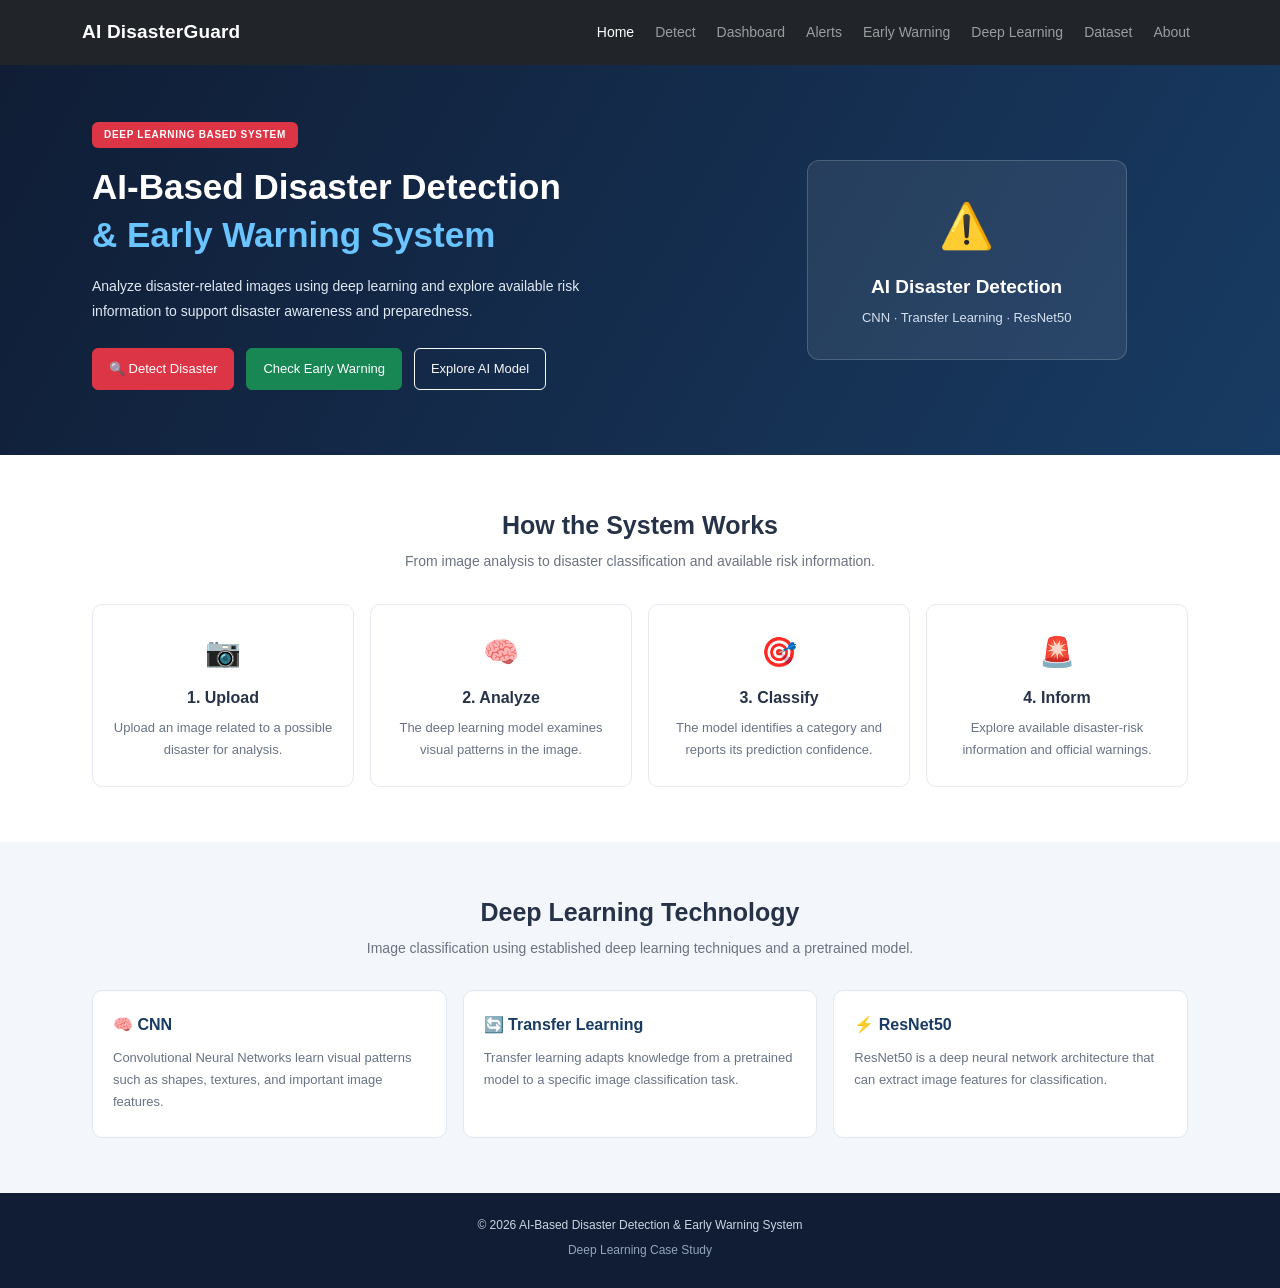
<file: AI-disaster-detection/index.html>
<!DOCTYPE html>
<html lang="en">
<head>
    <meta charset="UTF-8">
    <meta name="viewport" content="width=device-width, initial-scale=1.0">

    <title>AI DisasterGuard | Home</title>

    <!-- Bootstrap -->
    <link href="https://cdn.jsdelivr.net/npm/bootstrap@5.3.3/dist/css/bootstrap.min.css"
          rel="stylesheet">

    <!-- Main CSS -->
    <link rel="stylesheet" href="style.css">

    <style>
        /* GENERAL */
        body {
            margin: 0;
            padding-top: 65px;
            font-family: Arial, sans-serif;
            font-size: 14px;
            line-height: 1.6;
            color: #263247;
            background: #ffffff;
        }

        h1, h2, h3, h4, p {
            margin-top: 0;
        }

        h2 {
            font-size: 26px;
            font-weight: 600;
            margin-bottom: 10px;
        }

        h3 {
            font-size: 19px;
            font-weight: 600;
        }

        h4 {
            font-size: 16px;
            font-weight: 600;
        }

        p {
            font-size: 14px;
            line-height: 1.7;
        }

        /* NAVBAR */
        .navbar {
            min-height: 65px;
            padding: 10px 0;
        }

        .navbar-brand {
            font-size: 19px;
            letter-spacing: 0.2px;
        }

        .navbar-nav {
            gap: 5px;
        }

        .navbar .nav-link {
            font-size: 14px;
            padding: 8px 12px;
        }

        /* HERO SECTION */
        .hero {
            min-height: 390px;
            display: flex;
            align-items: center;
            padding: 55px 0;
            color: #ffffff;
            background: linear-gradient(120deg, #101d35, #183b63);
        }

        .hero .container,
        .section .container {
            max-width: 1120px;
        }

        .hero .badge {
            font-size: 10px;
            font-weight: 600;
            padding: 8px 12px;
            letter-spacing: 0.7px;
        }

        .hero h1 {
            max-width: 590px;
            font-size: 35px;
            line-height: 1.35;
            font-weight: 650;
            margin: 15px 0;
        }

        .hero h1 span {
            display: block;
            color: #69c4ff;
        }

        .hero .lead {
            max-width: 520px;
            font-size: 14px;
            line-height: 1.8;
            color: #e1e9f3;
        }

        .hero .btn {
            font-size: 13px;
            padding: 10px 16px;
            border-radius: 6px;
        }

        .hero-card {
            max-width: 320px;
            margin: 15px auto;
            padding: 30px 24px;
            background: rgba(255, 255, 255, 0.08);
            border: 1px solid rgba(255, 255, 255, 0.17);
            border-radius: 12px;
        }

        .warning-icon {
            font-size: 44px;
            margin-bottom: 14px;
        }

        .hero-card h3 {
            font-size: 19px;
            margin-bottom: 8px;
        }

        .hero-card p {
            color: #d4e0ef;
            font-size: 13px;
            margin-bottom: 0;
        }

        /* COMMON SECTIONS */
        .section {
            padding: 55px 0;
        }

        .section-heading {
            max-width: 600px;
            margin: 0 auto 30px;
        }

        .section-heading p {
            color: #6b7280;
            margin-bottom: 0;
        }

        /* FEATURE CARDS */
        .feature-card {
            height: 100%;
            padding: 24px 18px;
            text-align: center;
            background: #ffffff;
            border: 1px solid #e6eaf0;
            border-radius: 10px;
            transition: transform 0.2s, box-shadow 0.2s;
        }

        .feature-card:hover {
            transform: translateY(-3px);
            box-shadow: 0 8px 22px rgba(20, 40, 70, 0.08);
        }

        .feature-icon {
            font-size: 29px;
            margin-bottom: 13px;
        }

        .feature-card h4 {
            margin-bottom: 10px;
        }

        .feature-card p {
            color: #687386;
            font-size: 13px;
            margin-bottom: 0;
        }

        /* TECHNOLOGY SECTION */
        .dark-section {
            background: #f3f6fa;
        }

        .tech-card {
            height: 100%;
            padding: 24px 20px;
            background: #ffffff;
            border: 1px solid #e1e7ef;
            border-radius: 10px;
        }

        .tech-card h4 {
            margin-bottom: 12px;
            color: #183b63;
        }

        .tech-card p {
            color: #687386;
            font-size: 13px;
            margin-bottom: 0;
        }

        /* FOOTER */
        .footer {
            padding: 22px 10px;
            color: #cbd5e1;
            background: #101d35;
        }

        .footer p {
            font-size: 12px;
            margin-bottom: 5px;
        }

        .footer .small {
            color: #93a4ba;
        }

        /* TABLET */
        @media (max-width: 991px) {
            .navbar-nav {
                gap: 0;
                padding-top: 10px;
            }

            .navbar .nav-link {
                padding: 8px 0;
            }

            .hero {
                padding: 45px 0;
            }

            .hero h1 {
                font-size: 31px;
            }

            .section {
                padding: 42px 0;
            }
        }

        /* MOBILE */
        @media (max-width: 576px) {
            body {
                padding-top: 60px;
            }

            .navbar {
                min-height: 60px;
            }

            .navbar-brand {
                font-size: 17px;
            }

            .hero {
                padding: 38px 0;
                text-align: center;
            }

            .hero h1 {
                font-size: 27px;
                line-height: 1.4;
            }

            .hero .lead {
                font-size: 14px;
                margin-left: auto;
                margin-right: auto;
            }

            .hero-card {
                max-width: 280px;
                padding: 24px 18px;
            }

            .section {
                padding: 36px 0;
            }

            h2 {
                font-size: 23px;
            }

            .feature-card,
            .tech-card {
                padding: 21px 17px;
            }
        }
    </style>
</head>

<body>

<!-- NAVBAR -->
<nav class="navbar navbar-expand-lg navbar-dark bg-dark fixed-top">
    <div class="container">

        <a class="navbar-brand fw-bold" href="index.html">
            AI DisasterGuard
        </a>

        <button class="navbar-toggler"
                type="button"
                data-bs-toggle="collapse"
                data-bs-target="#navbarNav"
                aria-controls="navbarNav"
                aria-expanded="false"
                aria-label="Toggle navigation">

            <span class="navbar-toggler-icon"></span>
        </button>

        <div class="collapse navbar-collapse" id="navbarNav">

            <ul class="navbar-nav ms-auto">

                <li class="nav-item">
                    <a class="nav-link active" href="index.html">Home</a>
                </li>

                <li class="nav-item">
                    <a class="nav-link" href="detection.html">Detect</a>
                </li>

                <li class="nav-item">
                    <a class="nav-link" href="dashboard.html">Dashboard</a>
                </li>

                <li class="nav-item">
                    <a class="nav-link" href="alerts.html">Alerts</a>
                </li>
                
                <li class="nav-item">
                    <a class="nav-link" href="early-warning.html">
                        Early Warning
                    </a>
                </li>


                <li class="nav-item">
                    <a class="nav-link" href="model.html">Deep Learning</a>
                </li>

                <li class="nav-item">
                    <a class="nav-link" href="dataset.html">Dataset</a>
                </li>

                <li class="nav-item">
                    <a class="nav-link" href="about.html">About</a>
                </li>

            </ul>
        </div>
    </div>
</nav>


<!-- HERO SECTION -->
<section class="hero">

    <div class="container">

        <div class="row align-items-center g-4">

            <div class="col-lg-7">

                <span class="badge bg-danger">
                    DEEP LEARNING BASED SYSTEM
                </span>

                <h1>
                    AI-Based Disaster Detection
                    <span>&amp; Early Warning System</span>
                </h1>

                <p class="lead mt-3">
                    Analyze disaster-related images using deep learning
                    and explore available risk information to support
                    disaster awareness and preparedness.
                </p>

                <div class="mt-4">

                    <a href="detection.html"
                       class="btn btn-danger me-2 mb-2">
                        🔍 Detect Disaster
                    </a>

                    <a href="early-warning.html"
                       class="btn btn-success me-2 mb-2">
                        Check Early Warning
                    </a>

                    <a href="model.html"
                       class="btn btn-outline-light mb-2">
                        Explore AI Model
                    </a>

                </div>

            </div>

            <div class="col-lg-5">

                <div class="hero-card text-center">

                    <div class="warning-icon">⚠️</div>

                    <h3>AI Disaster Detection</h3>

                    <p>
                        CNN · Transfer Learning · ResNet50
                    </p>

                </div>

            </div>

        </div>
    </div>
</section>


<!-- HOW THE SYSTEM WORKS -->
<section class="section">

    <div class="container">

        <div class="section-heading text-center">

            <h2>How the System Works</h2>

            <p>
                From image analysis to disaster classification
                and available risk information.
            </p>

        </div>

        <div class="row g-3">

            <div class="col-sm-6 col-lg-3">

                <div class="feature-card">

                    <div class="feature-icon">📷</div>

                    <h4>1. Upload</h4>

                    <p>
                        Upload an image related to a possible disaster
                        for analysis.
                    </p>

                </div>

            </div>

            <div class="col-sm-6 col-lg-3">

                <div class="feature-card">

                    <div class="feature-icon">🧠</div>

                    <h4>2. Analyze</h4>

                    <p>
                        The deep learning model examines visual
                        patterns in the image.
                    </p>

                </div>

            </div>

            <div class="col-sm-6 col-lg-3">

                <div class="feature-card">

                    <div class="feature-icon">🎯</div>

                    <h4>3. Classify</h4>

                    <p>
                        The model identifies a category and reports
                        its prediction confidence.
                    </p>

                </div>

            </div>

            <div class="col-sm-6 col-lg-3">

                <div class="feature-card">

                    <div class="feature-icon">🚨</div>

                    <h4>4. Inform</h4>

                    <p>
                        Explore available disaster-risk information
                        and official warnings.
                    </p>

                </div>

            </div>

        </div>
    </div>
</section>


<!-- DEEP LEARNING TECHNOLOGY -->
<section class="section dark-section">

    <div class="container">

        <div class="section-heading text-center">

            <h2>Deep Learning Technology</h2>

            <p>
                Image classification using established deep learning
                techniques and a pretrained model.
            </p>

        </div>

        <div class="row g-3">

            <div class="col-md-4">

                <div class="tech-card">

                    <h4>🧠 CNN</h4>

                    <p>
                        Convolutional Neural Networks learn visual
                        patterns such as shapes, textures, and
                        important image features.
                    </p>

                </div>

            </div>

            <div class="col-md-4">

                <div class="tech-card">

                    <h4>🔄 Transfer Learning</h4>

                    <p>
                        Transfer learning adapts knowledge from a
                        pretrained model to a specific image
                        classification task.
                    </p>

                </div>

            </div>

            <div class="col-md-4">

                <div class="tech-card">

                    <h4>⚡ ResNet50</h4>

                    <p>
                        ResNet50 is a deep neural network architecture
                        that can extract image features for
                        classification.
                    </p>

                </div>

            </div>

        </div>
    </div>
</section>


<!-- FOOTER -->
<footer class="footer">

    <div class="container text-center">

        <p>
            © 2026 AI-Based Disaster Detection &amp; Early Warning System
        </p>

        <p class="small">
            Deep Learning Case Study
        </p>

    </div>

</footer>


<!-- JAVASCRIPT -->
<script src="https://cdn.jsdelivr.net/npm/bootstrap@5.3.3/dist/js/bootstrap.bundle.min.js"></script>

<script src="script.js"></script>

</body>
</html>
</file>
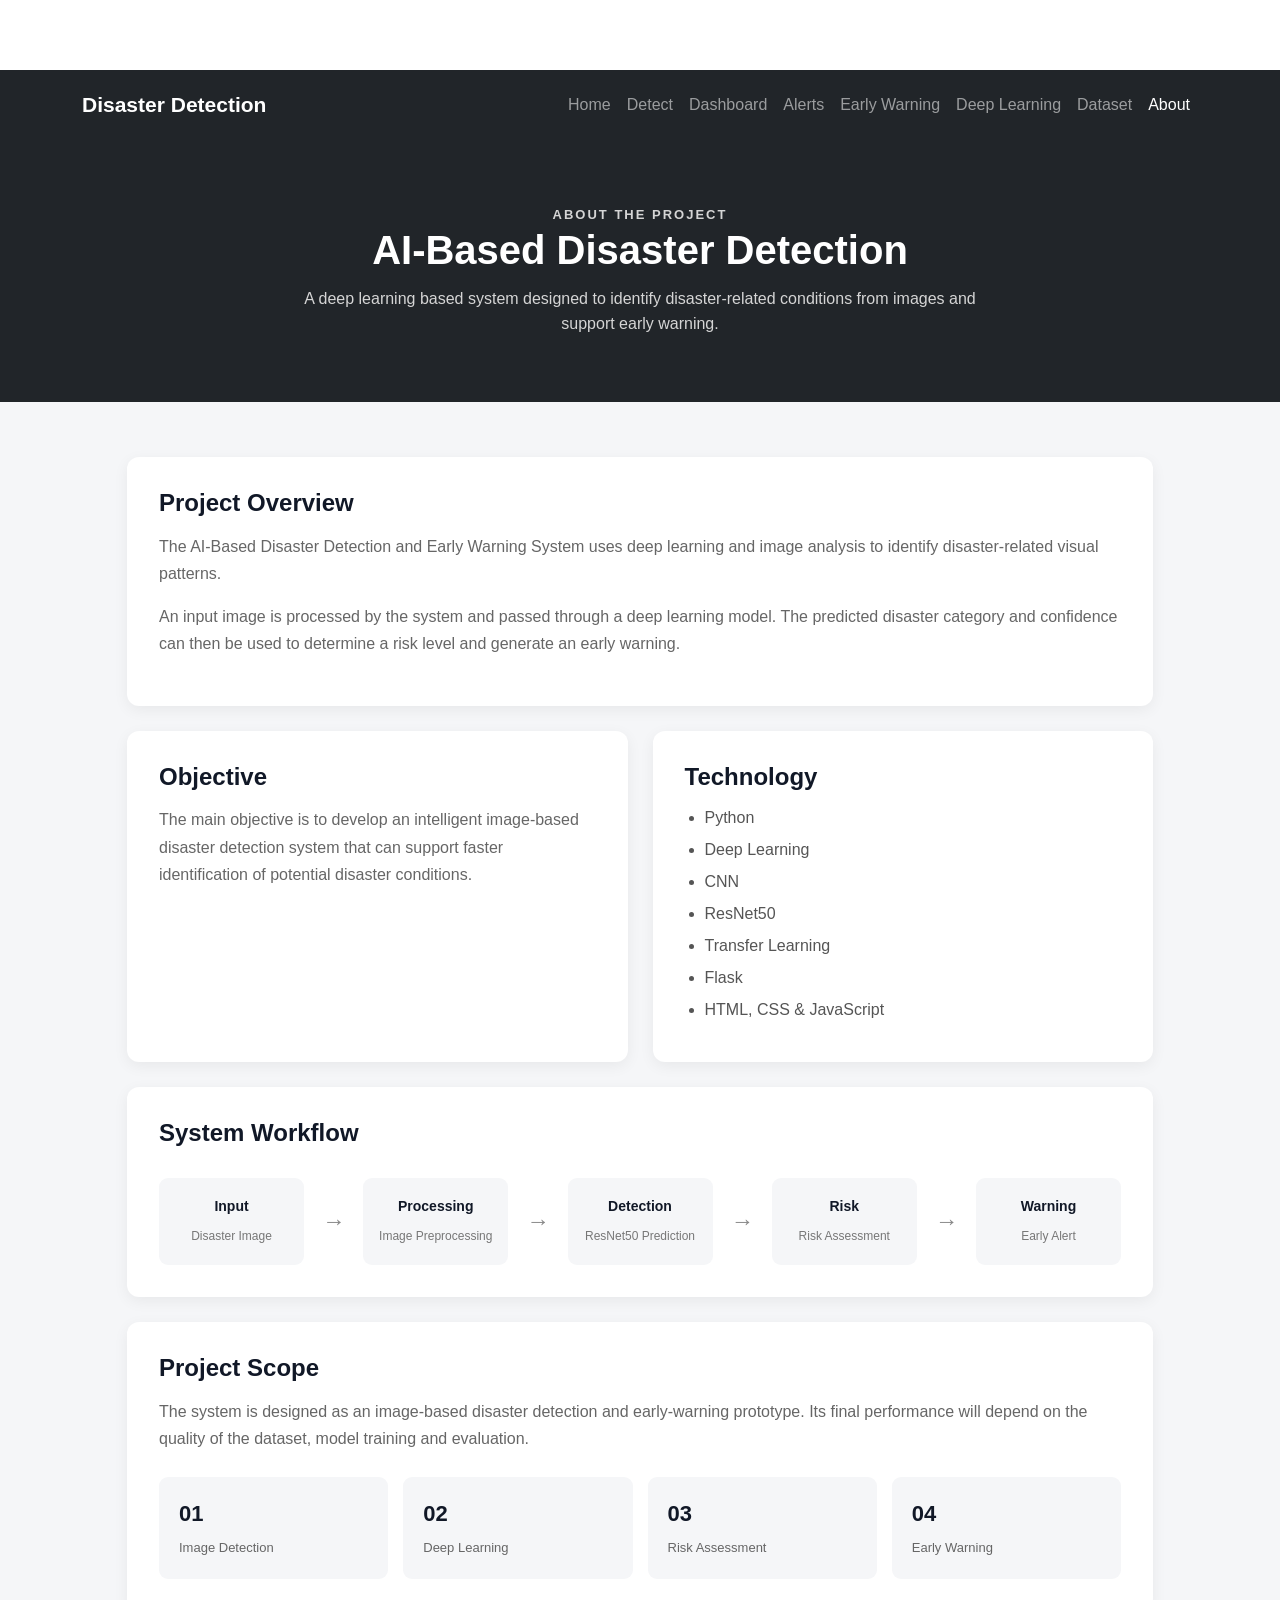
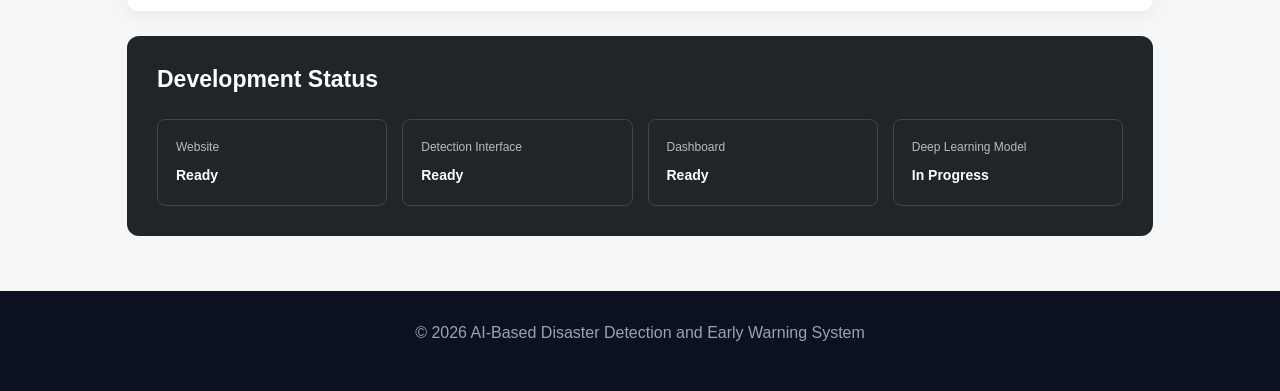
<file: AI-disaster-detection/about.html>
<!DOCTYPE html>
<html lang="en">
<head>
 <meta charset="UTF-8">
 <meta name="viewport" content="width=device-width, initial-scale=1.0">

 <title>About | Disaster Detection</title>

 <link
 href="https://cdn.jsdelivr.net/npm/bootstrap@5.3.3/dist/css/bootstrap.min.css"
 rel="stylesheet"
 >

 <link rel="stylesheet" href="style.css">
</head>

<body>

 <!-- Navigation Bar -->
 <nav class="navbar navbar-expand-lg navbar-dark bg-dark">
 <div class="container">

 <a class="navbar-brand fw-bold" href="index.html">
 Disaster Detection
 </a>

 <button
 class="navbar-toggler"
 type="button"
 data-bs-toggle="collapse"
 data-bs-target="#navbarNav">

 <span class="navbar-toggler-icon"></span>

 </button>

 <div class="collapse navbar-collapse" id="navbarNav">

 <ul class="navbar-nav ms-auto">

 <li class="nav-item">
 <a class="nav-link" href="index.html">Home</a>
 </li>

 <li class="nav-item">
 <a class="nav-link" href="detection.html">Detect</a>
 </li>

 <li class="nav-item">
 <a class="nav-link" href="dashboard.html">Dashboard</a>
 </li>

 <li class="nav-item">
 <a class="nav-link" href="alerts.html">Alerts</a>
 </li>
<li class="nav-item">
    <a class="nav-link" href="early-warning.html">
        Early Warning
    </a>
</li>


 <li class="nav-item">
 <a class="nav-link" href="model.html">Deep Learning</a>
 </li>

 <li class="nav-item">
 <a class="nav-link" href="dataset.html">Dataset</a>
 </li>

 <li class="nav-item">
 <a class="nav-link active" href="about.html">About</a>
 </li>

 </ul>

 </div>
 </div>
 </nav>


 <!-- About Header -->
 <header class="about-header">

 <div class="container text-center">

 <p class="about-label">
 ABOUT THE PROJECT
 </p>

 <h1>AI-Based Disaster Detection</h1>

 <p>
 A deep learning based system designed to identify
 disaster-related conditions from images and support
 early warning.
 </p>

 </div>

 </header>


 <!-- About Section -->
 <section class="about-section">

 <div class="container">


 <!-- Project Overview -->
 <div class="about-card">

 <h2>Project Overview</h2>

 <p>
 The AI-Based Disaster Detection and Early Warning
 System uses deep learning and image analysis to
 identify disaster-related visual patterns.
 </p>

 <p>
 An input image is processed by the system and
 passed through a deep learning model. The predicted
 disaster category and confidence can then be used
 to determine a risk level and generate an early
 warning.
 </p>

 </div>


 <!-- Objective -->
 <div class="about-grid">

 <div class="about-card">

 <h2>Objective</h2>

 <p>
 The main objective is to develop an intelligent
 image-based disaster detection system that can
 support faster identification of potential
 disaster conditions.
 </p>

 </div>


 <div class="about-card">

 <h2>Technology</h2>

 <ul class="technology-list">

 <li>Python</li>

 <li>Deep Learning</li>

 <li>CNN</li>

 <li>ResNet50</li>

 <li>Transfer Learning</li>

 <li>Flask</li>

 <li>HTML, CSS & JavaScript</li>

 </ul>

 </div>

 </div>


 <!-- System Flow -->
 <div class="about-card">

 <h2>System Workflow</h2>

 <div class="about-flow">

 <div>
 <strong>Input</strong>
 <span>Disaster Image</span>
 </div>

 <div class="about-arrow">→</div>

 <div>
 <strong>Processing</strong>
 <span>Image Preprocessing</span>
 </div>

 <div class="about-arrow">→</div>

 <div>
 <strong>Detection</strong>
 <span>ResNet50 Prediction</span>
 </div>

 <div class="about-arrow">→</div>

 <div>
 <strong>Risk</strong>
 <span>Risk Assessment</span>
 </div>

 <div class="about-arrow">→</div>

 <div>
 <strong>Warning</strong>
 <span>Early Alert</span>
 </div>

 </div>

 </div>


 <!-- Project Scope -->
 <div class="about-card">

 <h2>Project Scope</h2>

 <p>
 The system is designed as an image-based disaster
 detection and early-warning prototype. Its final
 performance will depend on the quality of the
 dataset, model training and evaluation.
 </p>

 <div class="scope-items">

 <div>
 <strong>01</strong>
 <span>Image Detection</span>
 </div>

 <div>
 <strong>02</strong>
 <span>Deep Learning</span>
 </div>

 <div>
 <strong>03</strong>
 <span>Risk Assessment</span>
 </div>

 <div>
 <strong>04</strong>
 <span>Early Warning</span>
 </div>

 </div>

 </div>


 <!-- Current Status -->
 <div class="about-status">

 <h2>Development Status</h2>

 <div class="about-status-grid">

 <div>
 <span>Website</span>
 <strong>Ready</strong>
 </div>

 <div>
 <span>Detection Interface</span>
 <strong>Ready</strong>
 </div>

 <div>
 <span>Dashboard</span>
 <strong>Ready</strong>
 </div>

 <div>
 <span>Deep Learning Model</span>
 <strong>In Progress</strong>
 </div>

 </div>

 </div>

 </div>

 </section>


 <!-- Footer -->
 <footer class="footer">

 <div class="container text-center">

 <p>
 © 2026 AI-Based Disaster Detection and Early Warning System
 </p>

 </div>

 </footer>


 <script src="script.js"></script>

</body>
</html>
</file>
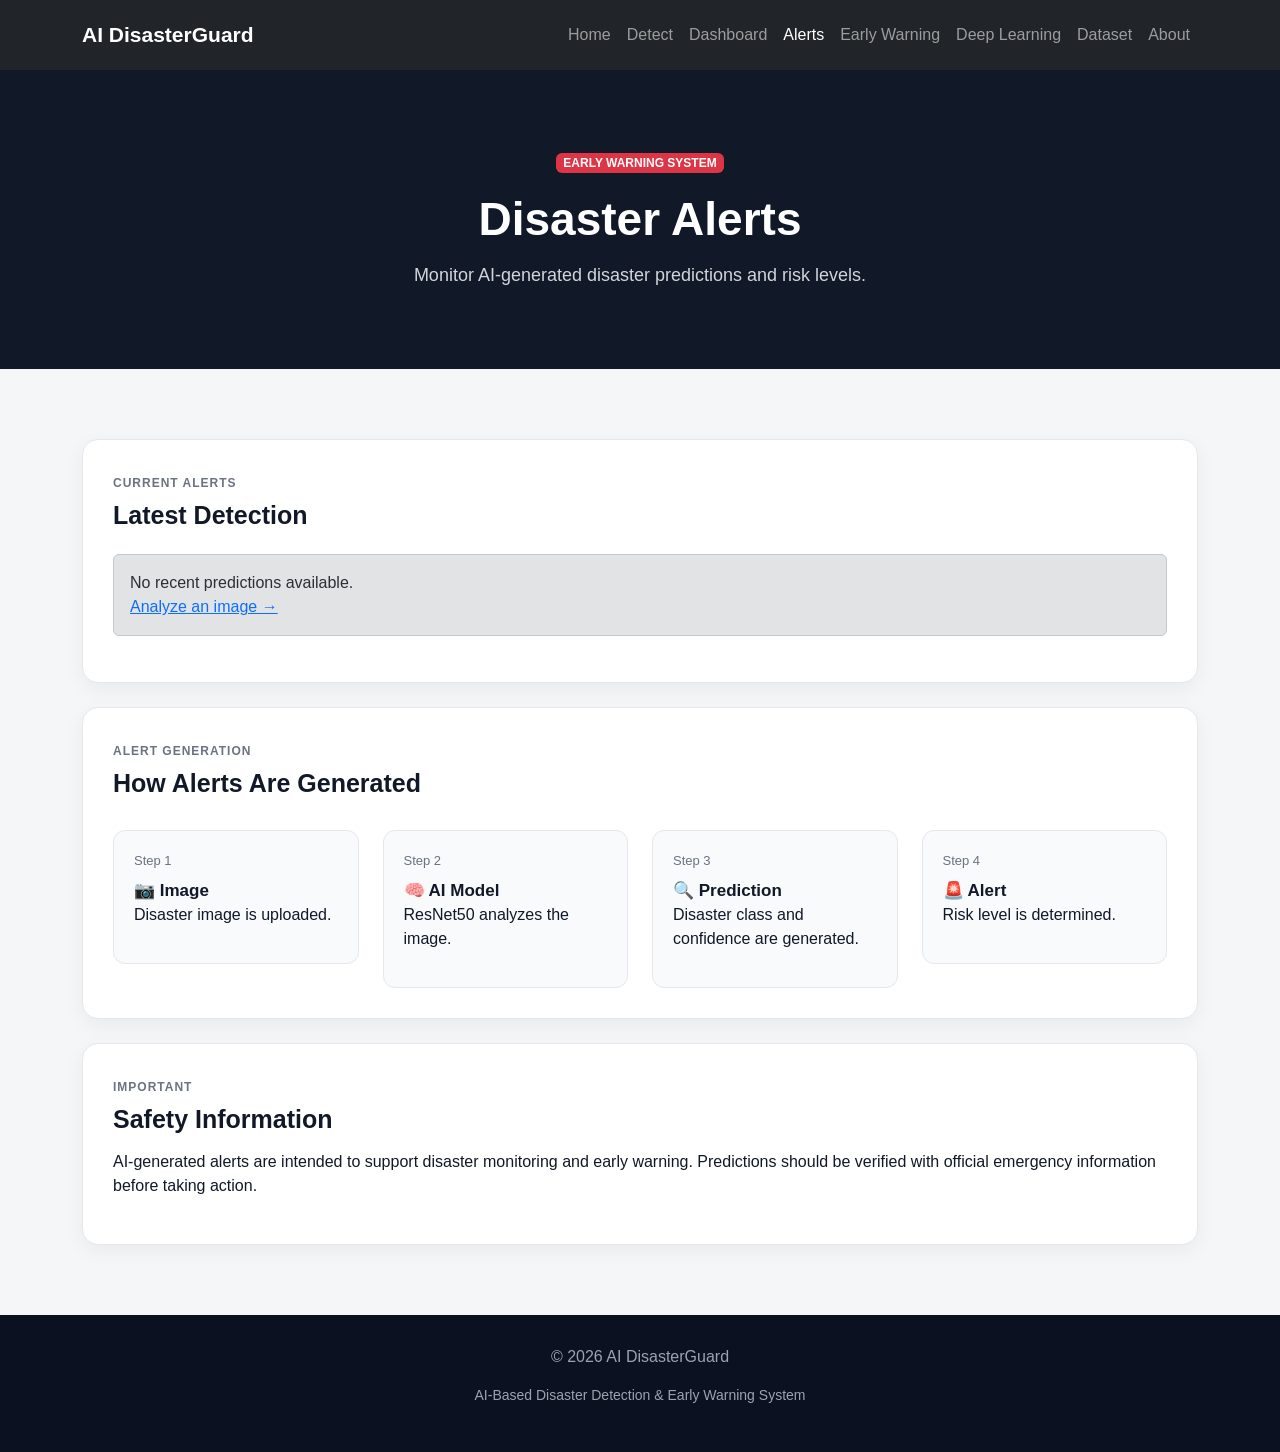
<file: AI-disaster-detection/alerts.html>
<!DOCTYPE html>
<html lang="en">

<head>

    <meta charset="UTF-8">
    <meta name="viewport" content="width=device-width, initial-scale=1.0">

    <title>Alerts | AI DisasterGuard</title>

    <link
        href="https://cdn.jsdelivr.net/npm/bootstrap@5.3.3/dist/css/bootstrap.min.css"
        rel="stylesheet">

    <link rel="stylesheet" href="style.css">

</head>

<body>


<!-- ================= NAVBAR ================= -->

<nav class="navbar navbar-expand-lg navbar-dark bg-dark fixed-top">

    <div class="container">

        <a class="navbar-brand fw-bold" href="index.html">
            AI DisasterGuard
        </a>

        <button
            class="navbar-toggler"
            type="button"
            data-bs-toggle="collapse"
            data-bs-target="#navbarNav">

            <span class="navbar-toggler-icon"></span>

        </button>


        <div class="collapse navbar-collapse" id="navbarNav">

            <ul class="navbar-nav ms-auto">

                <li class="nav-item">
                    <a class="nav-link" href="index.html">
                        Home
                    </a>
                </li>

                <li class="nav-item">
                    <a class="nav-link" href="detection.html">
                        Detect
                    </a>
                </li>

                <li class="nav-item">
                    <a class="nav-link" href="dashboard.html">
                        Dashboard
                    </a>
                </li>

                <li class="nav-item">
                    <a class="nav-link active" href="alerts.html">
                        Alerts
                    </a>
                </li>
            
                <li class="nav-item">
                    <a class="nav-link" href="early-warning.html">
                        Early Warning
                    </a>
                </li>


                <li class="nav-item">
                    <a class="nav-link" href="model.html">
                        Deep Learning
                    </a>
                </li>

                <li class="nav-item">
                    <a class="nav-link" href="dataset.html">
                        Dataset
                    </a>
                </li>

                <li class="nav-item">
                    <a class="nav-link" href="about.html">
                        About
                    </a>
                </li>

            </ul>

        </div>

    </div>

</nav>



<!-- ================= ALERT HEADER ================= -->

<section class="dashboard-header">

    <div class="container">

        <div class="dashboard-heading">

            <span class="badge bg-danger">
                EARLY WARNING SYSTEM
            </span>

            <h1>
                Disaster Alerts
            </h1>

            <p>
                Monitor AI-generated disaster predictions and risk levels.
            </p>

        </div>

    </div>

</section>



<!-- ================= ALERT CONTENT ================= -->

<section class="dashboard-section">

    <div class="container">


        <!-- ================= CURRENT ALERT ================= -->

        <div class="dashboard-card">

            <div class="card-heading">

                <div>

                    <span class="small-label">
                        CURRENT ALERTS
                    </span>

                    <h2>
                        Latest Detection
                    </h2>

                </div>

            </div>


            <!-- Real Alert -->

            <div id="realAlert">

                <div class="alert alert-secondary mt-4">

                    No recent predictions available.

                    <br>

                    <a href="detection.html">
                        Analyze an image →
                    </a>

                </div>

            </div>

        </div>



        <!-- ================= HOW ALERTS WORK ================= -->

        <div class="dashboard-card mt-4">

            <div class="card-heading">

                <div>

                    <span class="small-label">
                        ALERT GENERATION
                    </span>

                    <h2>
                        How Alerts Are Generated
                    </h2>

                </div>

            </div>


            <div class="row g-4 mt-2">


                <div class="col-md-3">

                    <div class="model-info">

                        <span>
                            Step 1
                        </span>

                        <strong>
                            📷 Image
                        </strong>

                        <p>
                            Disaster image is uploaded.
                        </p>

                    </div>

                </div>


                <div class="col-md-3">

                    <div class="model-info">

                        <span>
                            Step 2
                        </span>

                        <strong>
                            🧠 AI Model
                        </strong>

                        <p>
                            ResNet50 analyzes the image.
                        </p>

                    </div>

                </div>


                <div class="col-md-3">

                    <div class="model-info">

                        <span>
                            Step 3
                        </span>

                        <strong>
                            🔍 Prediction
                        </strong>

                        <p>
                            Disaster class and confidence are generated.
                        </p>

                    </div>

                </div>


                <div class="col-md-3">

                    <div class="model-info">

                        <span>
                            Step 4
                        </span>

                        <strong>
                            🚨 Alert
                        </strong>

                        <p>
                            Risk level is determined.
                        </p>

                    </div>

                </div>

            </div>

        </div>



        <!-- ================= SAFETY NOTE ================= -->

        <div class="dashboard-card mt-4">

            <div class="card-heading">

                <div>

                    <span class="small-label">
                        IMPORTANT
                    </span>

                    <h2>
                        Safety Information
                    </h2>

                </div>

            </div>

            <p class="mt-3">

                AI-generated alerts are intended to support
                disaster monitoring and early warning.
                Predictions should be verified with official
                emergency information before taking action.

            </p>

        </div>


    </div>

</section>



<!-- ================= FOOTER ================= -->

<footer class="footer">

    <div class="container text-center">

        <p>
            © 2026 AI DisasterGuard
        </p>

        <p class="small">
            AI-Based Disaster Detection & Early Warning System
        </p>

    </div>

</footer>



<!-- ================= BOOTSTRAP ================= -->

<script
src="https://cdn.jsdelivr.net/npm/bootstrap@5.3.3/dist/js/bootstrap.bundle.min.js">
</script>


<!-- ================= ALERT SCRIPT ================= -->

<script>

function loadLatestAlert() {

    const alertContainer =
        document.getElementById("realAlert");


    const history =
        JSON.parse(
            localStorage.getItem("predictionHistory")
        ) || [];


    if (history.length === 0) {

        return;

    }


    const latest = history[0];


    let alertClass = "alert-secondary";

    let icon = "ℹ️";


    if (latest.risk === "HIGH") {

        alertClass = "alert-danger";

        icon = "🚨";

    }

    else if (latest.risk === "MEDIUM") {

        alertClass = "alert-warning";

        icon = "⚠️";

    }

    else {

        alertClass = "alert-success";

        icon = "✅";

    }


    alertContainer.innerHTML = `

        <div class="alert ${alertClass} mt-4">

            <h4 class="alert-heading">

                ${icon}
                ${latest.prediction} Detected

            </h4>

            <hr>

            <p>

                <strong>
                    Confidence:
                </strong>

                ${latest.confidence}%

            </p>

            <p>

                <strong>
                    Risk Level:
                </strong>

                ${latest.risk}

            </p>

            <p>

                <strong>
                    Image:
                </strong>

                ${latest.image}

            </p>

            <p class="mb-0">

                ${
                    latest.risk === "HIGH"

                    ? "Immediate attention recommended. Follow local emergency instructions."

                    : latest.risk === "MEDIUM"

                    ? "Stay alert and continue monitoring the situation."

                    : "No immediate high-risk condition detected."

                }

            </p>

        </div>

    `;

}


loadLatestAlert();

</script>


</body>

</html>
</file>
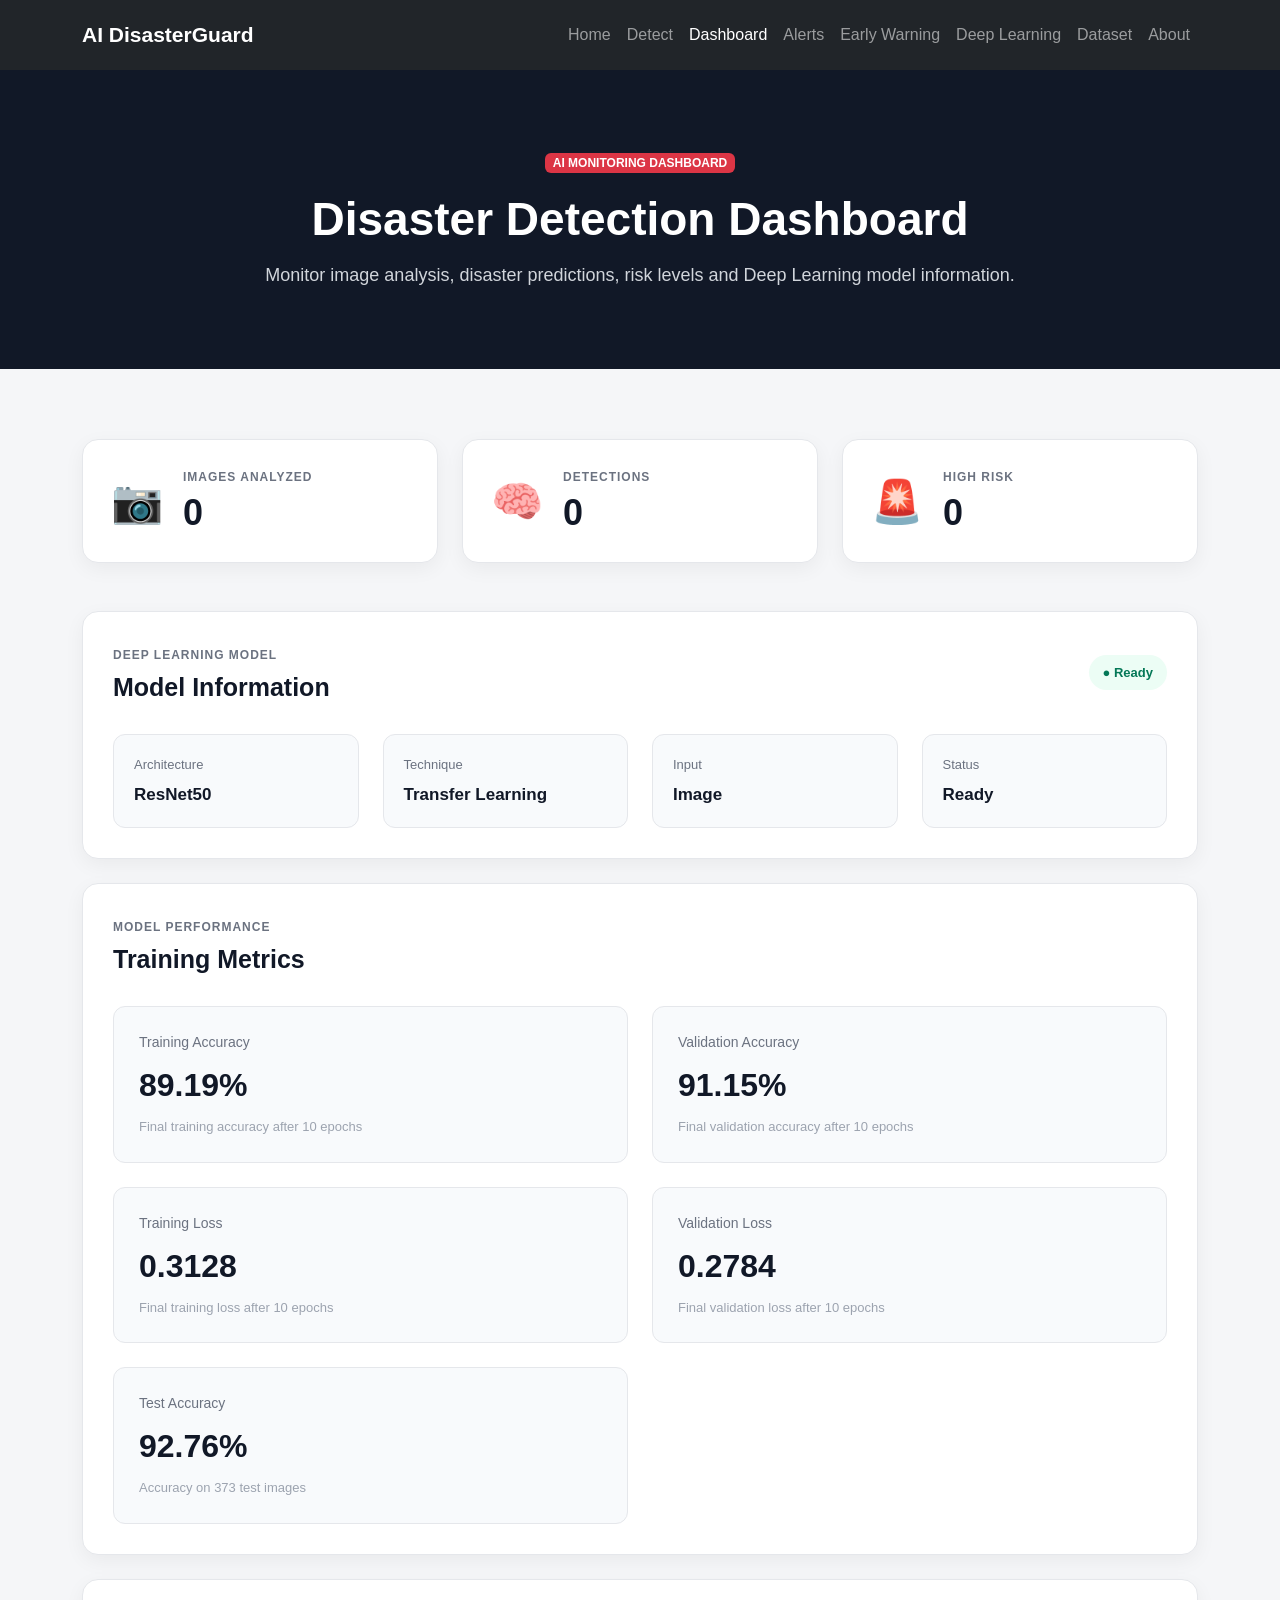
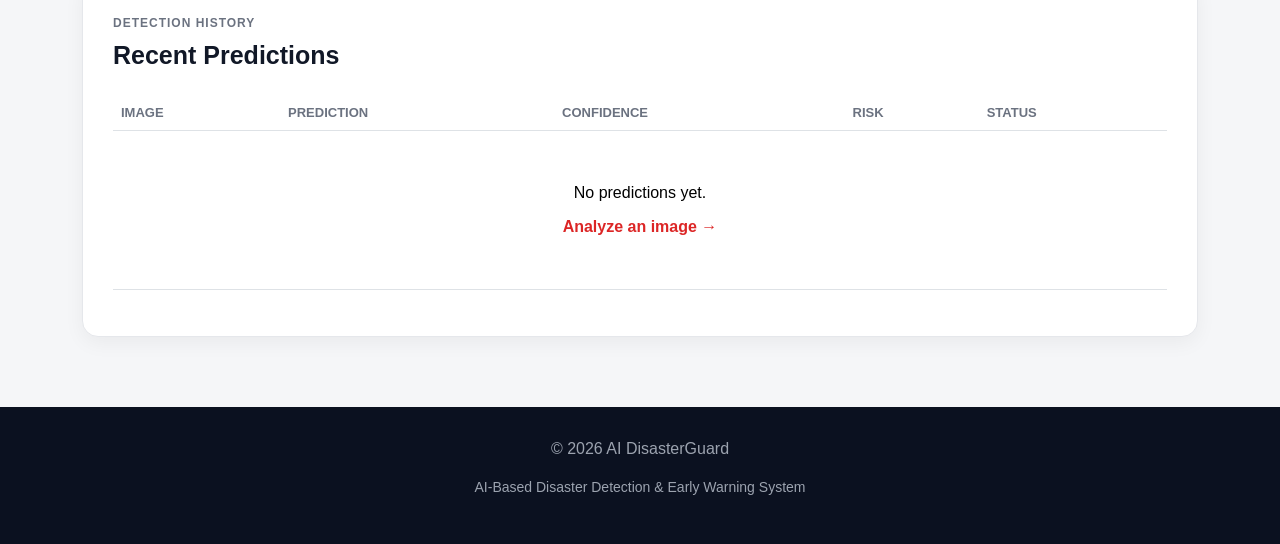
<file: AI-disaster-detection/dashboard.html>
<!DOCTYPE html>
<html lang="en">

<head>

 <meta charset="UTF-8">
 <meta name="viewport" content="width=device-width, initial-scale=1.0">

 <title>Dashboard | AI DisasterGuard</title>

 <link
 href="https://cdn.jsdelivr.net/npm/bootstrap@5.3.3/dist/css/bootstrap.min.css"
 rel="stylesheet">

 <link rel="stylesheet" href="style.css">

</head>

<body>

<!-- ================= NAVBAR ================= -->

<nav class="navbar navbar-expand-lg navbar-dark bg-dark fixed-top">

 <div class="container">

 <a class="navbar-brand fw-bold" href="index.html">
 AI DisasterGuard
 </a>

 <button
 class="navbar-toggler"
 type="button"
 data-bs-toggle="collapse"
 data-bs-target="#navbarNav">

 <span class="navbar-toggler-icon"></span>

 </button>

 <div class="collapse navbar-collapse" id="navbarNav">

 <ul class="navbar-nav ms-auto">

 <li class="nav-item">
 <a class="nav-link" href="index.html">
 Home
 </a>
 </li>

 <li class="nav-item">
 <a class="nav-link" href="detection.html">
 Detect
 </a>
 </li>

 <li class="nav-item">
 <a class="nav-link active" href="dashboard.html">
 Dashboard
 </a>
 </li>

 <li class="nav-item">
 <a class="nav-link" href="alerts.html">
 Alerts
 </a>
 </li>
<li class="nav-item">
    <a class="nav-link" href="early-warning.html">
        Early Warning
    </a>
</li>


 <li class="nav-item">
 <a class="nav-link" href="model.html">
 Deep Learning
 </a>
 </li>

 <li class="nav-item">
 <a class="nav-link" href="dataset.html">
 Dataset
 </a>
 </li>

 <li class="nav-item">
 <a class="nav-link" href="about.html">
 About
 </a>
 </li>

 </ul>

 </div>

 </div>

</nav>


<!-- ================= DASHBOARD HEADER ================= -->

<section class="dashboard-header">

 <div class="container">

  <div class="dashboard-heading">

   <span class="badge bg-danger">
    AI MONITORING DASHBOARD
   </span>

   <h1>
    Disaster Detection Dashboard
   </h1>

   <p>
    Monitor image analysis, disaster predictions, risk levels and Deep Learning model information.
   </p>

  </div>

 </div>

</section>


<!-- ================= DASHBOARD CONTENT ================= -->

<section class="dashboard-section">

 <div class="container">


  <!-- ================= STAT CARDS ================= -->

  <div class="row g-4">

   <!-- Images Analyzed -->

   <div class="col-md-4">

    <div class="stat-card">

     <div class="stat-icon">
      📷
     </div>

     <div>

      <span class="stat-label">
       IMAGES ANALYZED
      </span>

      <h2 id="imagesAnalyzed">
       0
      </h2>

     </div>

    </div>

   </div>


   <!-- Detections -->

   <div class="col-md-4">

    <div class="stat-card">

     <div class="stat-icon">
      🧠
     </div>

     <div>

      <span class="stat-label">
       DETECTIONS
      </span>

      <h2 id="detections">
       0
      </h2>

     </div>

    </div>

   </div>


   <!-- High Risk -->

   <div class="col-md-4">

    <div class="stat-card">

     <div class="stat-icon">
      🚨
     </div>

     <div>

      <span class="stat-label">
       HIGH RISK
      </span>

      <h2 id="highRisk">
       0
      </h2>

     </div>

    </div>

   </div>

  </div>



  <!-- ================= MODEL INFORMATION ================= -->

  <div class="dashboard-card mt-5">

   <div class="card-heading">

    <div>

     <span class="small-label">
      DEEP LEARNING MODEL
     </span>

     <h2>
      Model Information
     </h2>

    </div>

    <span class="status-badge">
     ● Ready
    </span>

   </div>


   <div class="row g-4 mt-2">


    <!-- Architecture -->

    <div class="col-md-3">

     <div class="model-info">

      <span>
       Architecture
      </span>

      <strong>
       ResNet50
      </strong>

     </div>

    </div>


    <!-- Technique -->

    <div class="col-md-3">

     <div class="model-info">

      <span>
       Technique
      </span>

      <strong>
       Transfer Learning
      </strong>

     </div>

    </div>


    <!-- Input -->

    <div class="col-md-3">

     <div class="model-info">

      <span>
       Input
      </span>

      <strong>
       Image
      </strong>

     </div>

    </div>


    <!-- Status -->

    <div class="col-md-3">

     <div class="model-info">

      <span>
       Status
      </span>

      <strong>
       Ready
      </strong>

     </div>

    </div>

   </div>

  </div>



  <!-- ================= MODEL PERFORMANCE ================= -->

  <div class="dashboard-card mt-4">

   <div class="card-heading">

    <div>

     <span class="small-label">
      MODEL PERFORMANCE
     </span>

     <h2>
      Training Metrics
     </h2>

    </div>

   </div>


   <div class="row g-4 mt-2">


    <!-- Training Accuracy -->

    <div class="col-md-6">

     <div class="metric-box">

      <span>
       Training Accuracy
      </span>

      <strong>
       89.19%
      </strong>

      <p>
       Final training accuracy after 10 epochs
      </p>

     </div>

    </div>


    <!-- Validation Accuracy -->

    <div class="col-md-6">

     <div class="metric-box">

      <span>
       Validation Accuracy
      </span>

      <strong>
       91.15%
      </strong>

      <p>
       Final validation accuracy after 10 epochs
      </p>

     </div>

    </div>


    <!-- Training Loss -->

    <div class="col-md-6">

     <div class="metric-box">

      <span>
       Training Loss
      </span>

      <strong>
       0.3128
      </strong>

      <p>
       Final training loss after 10 epochs
      </p>

     </div>

    </div>


    <!-- Validation Loss -->

    <div class="col-md-6">

     <div class="metric-box">

      <span>
       Validation Loss
      </span>

      <strong>
       0.2784
      </strong>

      <p>
       Final validation loss after 10 epochs
      </p>

     </div>

    </div>


    <!-- Test Accuracy -->

    <div class="col-md-6">

     <div class="metric-box">

      <span>
       Test Accuracy
      </span>

      <strong>
       92.76%
      </strong>

      <p>
       Accuracy on 373 test images
      </p>

     </div>

    </div>

   </div>

  </div>



  <!-- ================= DETECTION HISTORY ================= -->

  <div class="dashboard-card mt-4">

   <div class="card-heading">

    <div>

     <span class="small-label">
      DETECTION HISTORY
     </span>

     <h2>
      Recent Predictions
     </h2>

    </div>

   </div>


   <div class="table-responsive">

    <table class="table prediction-table">

     <thead>

      <tr>

       <th>
        Image
       </th>

       <th>
        Prediction
       </th>

       <th>
        Confidence
       </th>

       <th>
        Risk
       </th>

       <th>
        Status
       </th>

      </tr>

     </thead>


     <tbody id="predictionTable">

      <tr>

       <td colspan="5" class="empty-history">

        No predictions yet.

        <br>

        <a href="detection.html">
         Analyze an image →
        </a>

       </td>

      </tr>

     </tbody>

    </table>

   </div>

  </div>


 </div>

</section>



<!-- ================= FOOTER ================= -->

<footer class="footer">

 <div class="container text-center">

  <p>
   © 2026 AI DisasterGuard
  </p>

  <p class="small">
   AI-Based Disaster Detection & Early Warning System
  </p>

 </div>

</footer>



<!-- ================= BOOTSTRAP ================= -->

<script
src="https://cdn.jsdelivr.net/npm/bootstrap@5.3.3/dist/js/bootstrap.bundle.min.js">
</script>


<!-- ================= MAIN JAVASCRIPT ================= -->

<script src="script.js"></script>

</body>

</html>
</file>
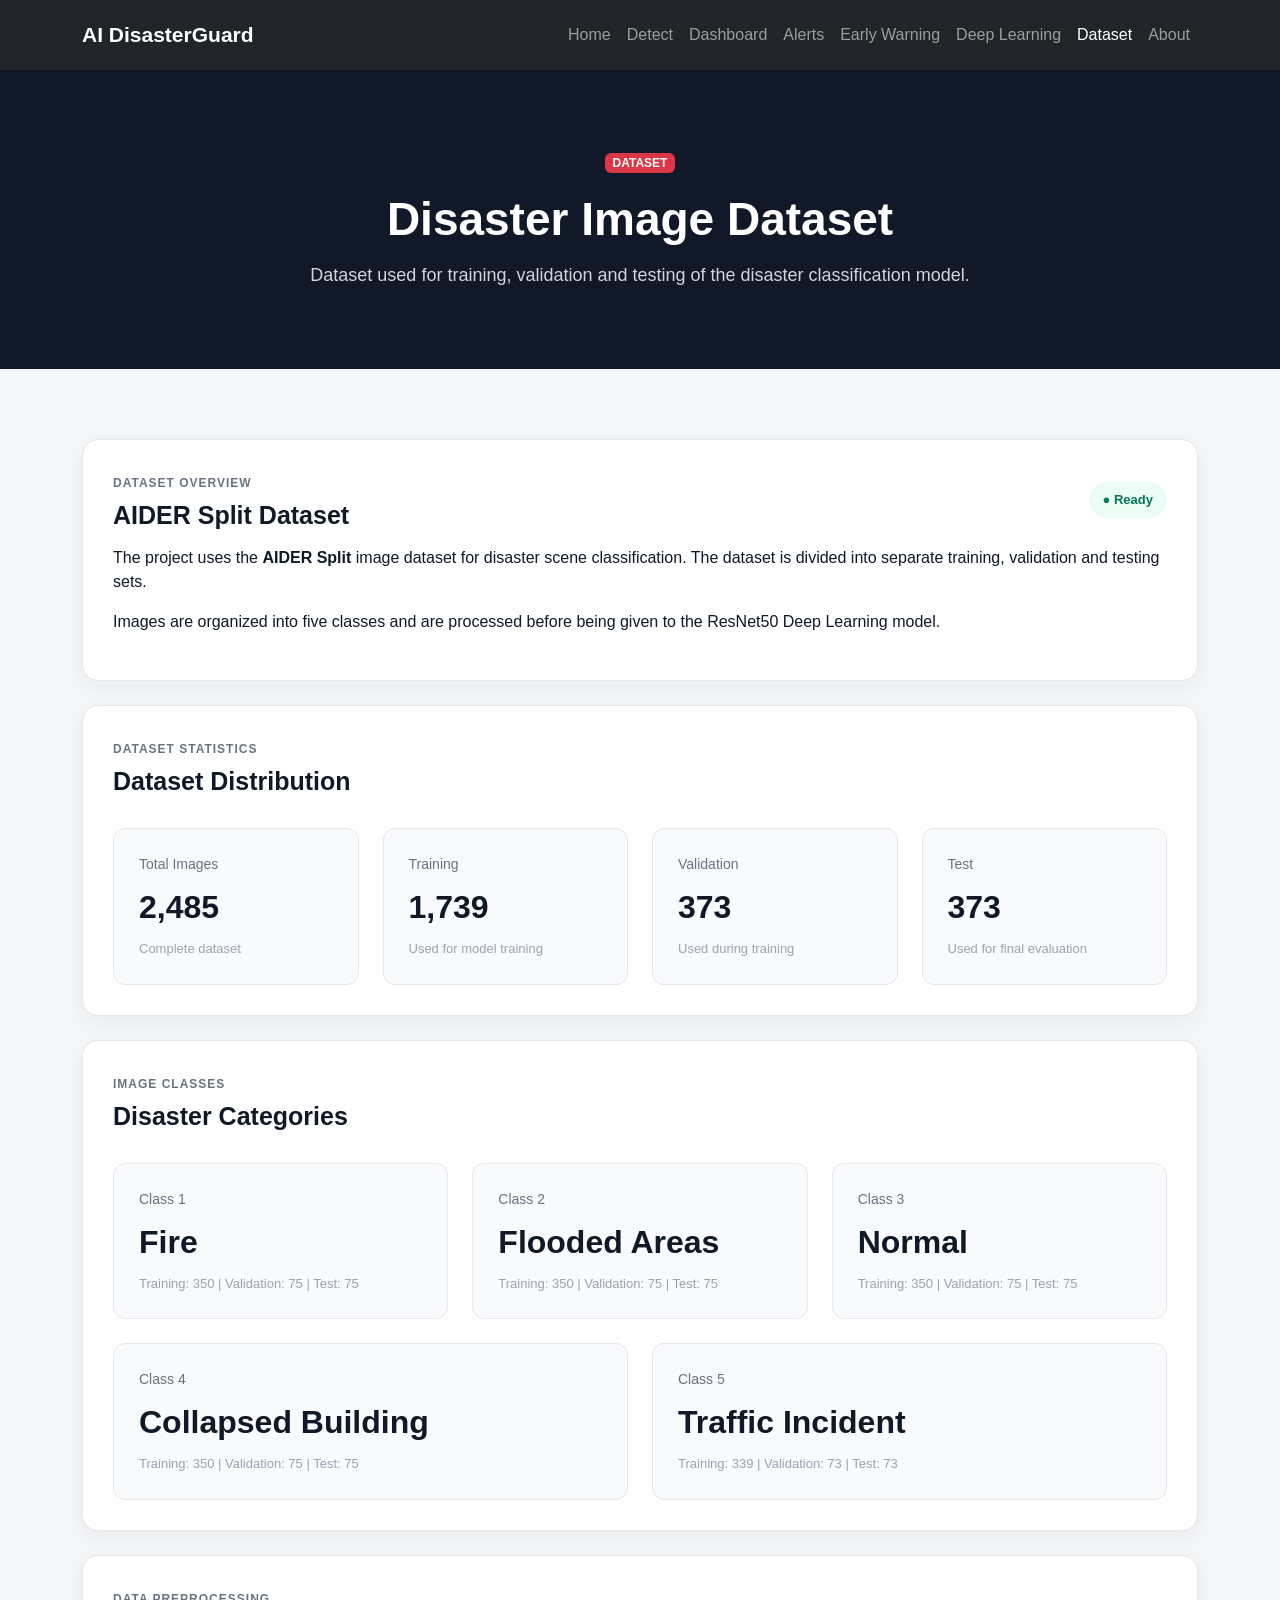
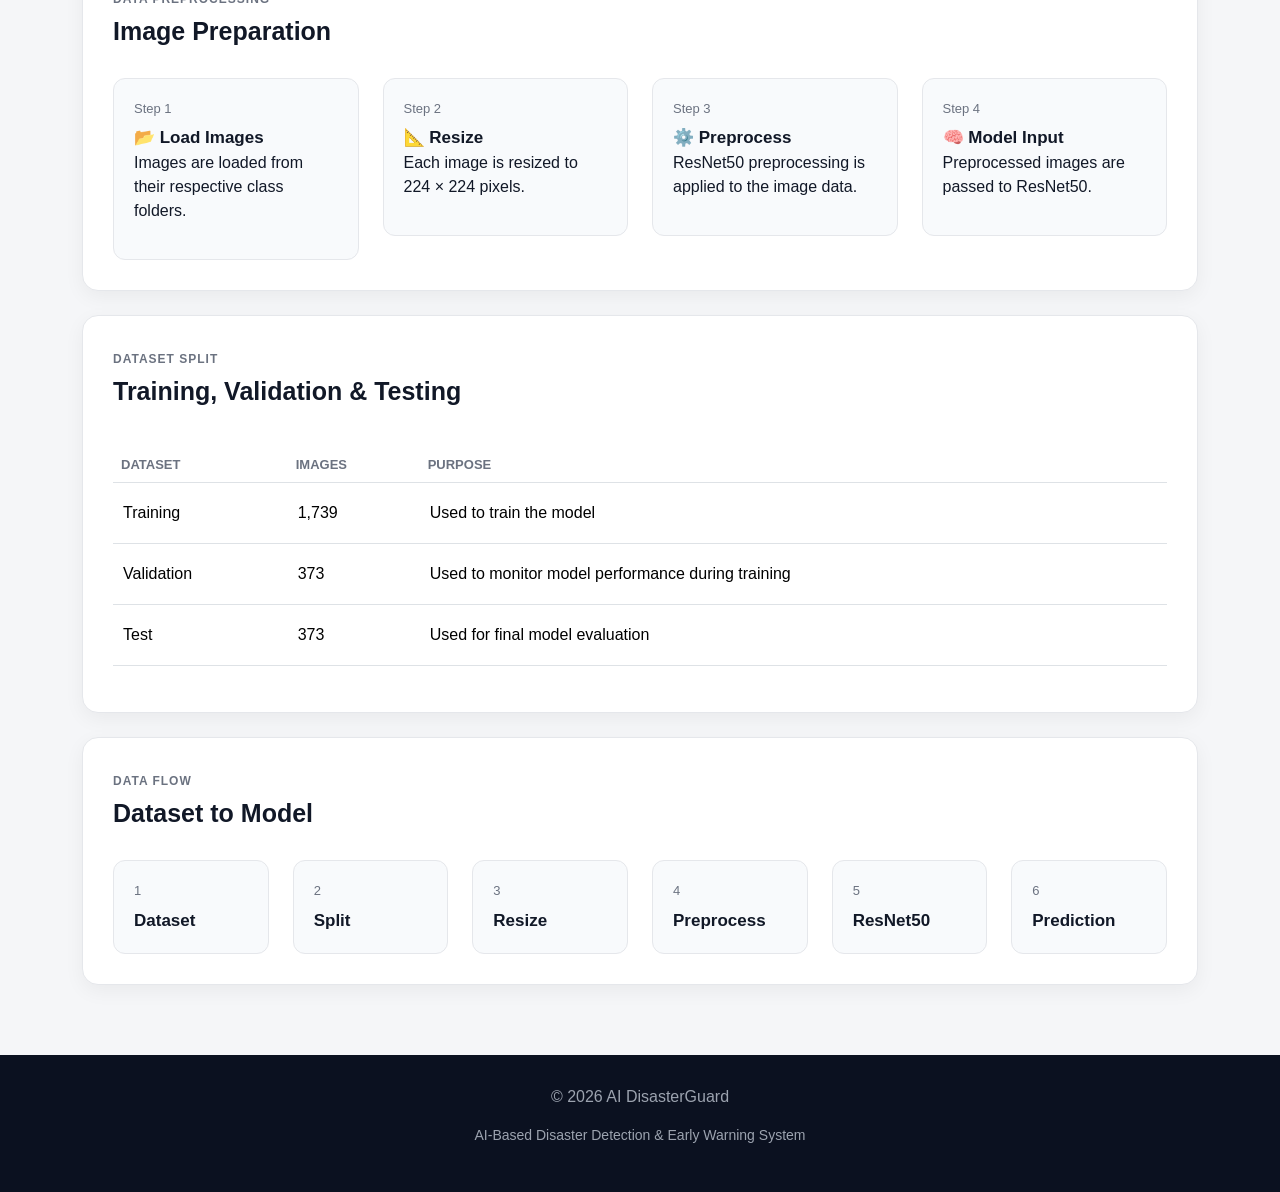
<file: AI-disaster-detection/dataset.html>
<!DOCTYPE html>
<html lang="en">

<head>

    <meta charset="UTF-8">
    <meta name="viewport" content="width=device-width, initial-scale=1.0">

    <title>Dataset | AI DisasterGuard</title>

    <link
        href="https://cdn.jsdelivr.net/npm/bootstrap@5.3.3/dist/css/bootstrap.min.css"
        rel="stylesheet">

    <link rel="stylesheet" href="style.css">

</head>

<body>


<!-- ================= NAVBAR ================= -->

<nav class="navbar navbar-expand-lg navbar-dark bg-dark fixed-top">

    <div class="container">

        <a class="navbar-brand fw-bold" href="index.html">
            AI DisasterGuard
        </a>

        <button
            class="navbar-toggler"
            type="button"
            data-bs-toggle="collapse"
            data-bs-target="#navbarNav">

            <span class="navbar-toggler-icon"></span>

        </button>


        <div class="collapse navbar-collapse" id="navbarNav">

            <ul class="navbar-nav ms-auto">

                <li class="nav-item">
                    <a class="nav-link" href="index.html">
                        Home
                    </a>
                </li>

                <li class="nav-item">
                    <a class="nav-link" href="detection.html">
                        Detect
                    </a>
                </li>

                <li class="nav-item">
                    <a class="nav-link" href="dashboard.html">
                        Dashboard
                    </a>
                </li>

                <li class="nav-item">
                    <a class="nav-link" href="alerts.html">
                        Alerts
                    </a>
                </li>
                 
                <li class="nav-item">
                    <a class="nav-link" href="early-warning.html">
                          Early Warning
                    </a>
                </li>


                <li class="nav-item">
                    <a class="nav-link" href="model.html">
                        Deep Learning
                    </a>
                </li>

                <li class="nav-item">
                    <a class="nav-link active" href="dataset.html">
                        Dataset
                    </a>
                </li>

                <li class="nav-item">
                    <a class="nav-link" href="about.html">
                        About
                    </a>
                </li>

            </ul>

        </div>

    </div>

</nav>


<!-- ================= HEADER ================= -->

<section class="dashboard-header">

    <div class="container">

        <div class="dashboard-heading">

            <span class="badge bg-danger">
                DATASET
            </span>

            <h1>
                Disaster Image Dataset
            </h1>

            <p>
                Dataset used for training, validation and testing of the disaster classification model.
            </p>

        </div>

    </div>

</section>


<!-- ================= CONTENT ================= -->

<section class="dashboard-section">

    <div class="container">


        <!-- ================= DATASET OVERVIEW ================= -->

        <div class="dashboard-card">

            <div class="card-heading">

                <div>

                    <span class="small-label">
                        DATASET OVERVIEW
                    </span>

                    <h2>
                        AIDER Split Dataset
                    </h2>

                </div>

                <span class="status-badge">
                    ● Ready
                </span>

            </div>


            <p class="mt-3">

                The project uses the <strong>AIDER Split</strong>
                image dataset for disaster scene classification.

                The dataset is divided into separate training,
                validation and testing sets.

            </p>


            <p>

                Images are organized into five classes and are
                processed before being given to the ResNet50
                Deep Learning model.

            </p>

        </div>


        <!-- ================= DATASET STATISTICS ================= -->

        <div class="dashboard-card mt-4">

            <div class="card-heading">

                <div>

                    <span class="small-label">
                        DATASET STATISTICS
                    </span>

                    <h2>
                        Dataset Distribution
                    </h2>

                </div>

            </div>


            <div class="row g-4 mt-2">


                <!-- Total -->

                <div class="col-md-3">

                    <div class="metric-box">

                        <span>
                            Total Images
                        </span>

                        <strong>
                            2,485
                        </strong>

                        <p>
                            Complete dataset
                        </p>

                    </div>

                </div>


                <!-- Training -->

                <div class="col-md-3">

                    <div class="metric-box">

                        <span>
                            Training
                        </span>

                        <strong>
                            1,739
                        </strong>

                        <p>
                            Used for model training
                        </p>

                    </div>

                </div>


                <!-- Validation -->

                <div class="col-md-3">

                    <div class="metric-box">

                        <span>
                            Validation
                        </span>

                        <strong>
                            373
                        </strong>

                        <p>
                            Used during training
                        </p>

                    </div>

                </div>


                <!-- Test -->

                <div class="col-md-3">

                    <div class="metric-box">

                        <span>
                            Test
                        </span>

                        <strong>
                            373
                        </strong>

                        <p>
                            Used for final evaluation
                        </p>

                    </div>

                </div>

            </div>

        </div>


        <!-- ================= DATASET CLASSES ================= -->

        <div class="dashboard-card mt-4">

            <div class="card-heading">

                <div>

                    <span class="small-label">
                        IMAGE CLASSES
                    </span>

                    <h2>
                        Disaster Categories
                    </h2>

                </div>

            </div>


            <div class="row g-4 mt-2">


                <!-- Fire -->

                <div class="col-md-4">

                    <div class="metric-box">

                        <span>
                            Class 1
                        </span>

                        <strong>
                            Fire
                        </strong>

                        <p>
                            Training: 350 |
                            Validation: 75 |
                            Test: 75
                        </p>

                    </div>

                </div>


                <!-- Flood -->

                <div class="col-md-4">

                    <div class="metric-box">

                        <span>
                            Class 2
                        </span>

                        <strong>
                            Flooded Areas
                        </strong>

                        <p>
                            Training: 350 |
                            Validation: 75 |
                            Test: 75
                        </p>

                    </div>

                </div>


                <!-- Normal -->

                <div class="col-md-4">

                    <div class="metric-box">

                        <span>
                            Class 3
                        </span>

                        <strong>
                            Normal
                        </strong>

                        <p>
                            Training: 350 |
                            Validation: 75 |
                            Test: 75
                        </p>

                    </div>

                </div>


                <!-- Collapsed Building -->

                <div class="col-md-6">

                    <div class="metric-box">

                        <span>
                            Class 4
                        </span>

                        <strong>
                            Collapsed Building
                        </strong>

                        <p>
                            Training: 350 |
                            Validation: 75 |
                            Test: 75
                        </p>

                    </div>

                </div>


                <!-- Traffic Incident -->

                <div class="col-md-6">

                    <div class="metric-box">

                        <span>
                            Class 5
                        </span>

                        <strong>
                            Traffic Incident
                        </strong>

                        <p>
                            Training: 339 |
                            Validation: 73 |
                            Test: 73
                        </p>

                    </div>

                </div>

            </div>

        </div>


        <!-- ================= PREPROCESSING ================= -->

        <div class="dashboard-card mt-4">

            <div class="card-heading">

                <div>

                    <span class="small-label">
                        DATA PREPROCESSING
                    </span>

                    <h2>
                        Image Preparation
                    </h2>

                </div>

            </div>


            <div class="row g-4 mt-2">


                <div class="col-md-3">

                    <div class="model-info">

                        <span>
                            Step 1
                        </span>

                        <strong>
                            📂 Load Images
                        </strong>

                        <p>
                            Images are loaded from their respective class folders.
                        </p>

                    </div>

                </div>


                <div class="col-md-3">

                    <div class="model-info">

                        <span>
                            Step 2
                        </span>

                        <strong>
                            📐 Resize
                        </strong>

                        <p>
                            Each image is resized to 224 × 224 pixels.
                        </p>

                    </div>

                </div>


                <div class="col-md-3">

                    <div class="model-info">

                        <span>
                            Step 3
                        </span>

                        <strong>
                            ⚙️ Preprocess
                        </strong>

                        <p>
                            ResNet50 preprocessing is applied to the image data.
                        </p>

                    </div>

                </div>


                <div class="col-md-3">

                    <div class="model-info">

                        <span>
                            Step 4
                        </span>

                        <strong>
                            🧠 Model Input
                        </strong>

                        <p>
                            Preprocessed images are passed to ResNet50.
                        </p>

                    </div>

                </div>

            </div>

        </div>


        <!-- ================= DATA SPLIT ================= -->

        <div class="dashboard-card mt-4">

            <div class="card-heading">

                <div>

                    <span class="small-label">
                        DATASET SPLIT
                    </span>

                    <h2>
                        Training, Validation & Testing
                    </h2>

                </div>

            </div>


            <div class="table-responsive mt-3">

                <table class="table prediction-table">

                    <thead>

                        <tr>

                            <th>
                                Dataset
                            </th>

                            <th>
                                Images
                            </th>

                            <th>
                                Purpose
                            </th>

                        </tr>

                    </thead>


                    <tbody>

                        <tr>

                            <td>
                                Training
                            </td>

                            <td>
                                1,739
                            </td>

                            <td>
                                Used to train the model
                            </td>

                        </tr>


                        <tr>

                            <td>
                                Validation
                            </td>

                            <td>
                                373
                            </td>

                            <td>
                                Used to monitor model performance during training
                            </td>

                        </tr>


                        <tr>

                            <td>
                                Test
                            </td>

                            <td>
                                373
                            </td>

                            <td>
                                Used for final model evaluation
                            </td>

                        </tr>

                    </tbody>

                </table>

            </div>

        </div>


        <!-- ================= DATASET FLOW ================= -->

        <div class="dashboard-card mt-4">

            <div class="card-heading">

                <div>

                    <span class="small-label">
                        DATA FLOW
                    </span>

                    <h2>
                        Dataset to Model
                    </h2>

                </div>

            </div>


            <div class="row g-4 mt-2">


                <div class="col-md-2">

                    <div class="model-info">

                        <span>
                            1
                        </span>

                        <strong>
                            Dataset
                        </strong>

                    </div>

                </div>


                <div class="col-md-2">

                    <div class="model-info">

                        <span>
                            2
                        </span>

                        <strong>
                            Split
                        </strong>

                    </div>

                </div>


                <div class="col-md-2">

                    <div class="model-info">

                        <span>
                            3
                        </span>

                        <strong>
                            Resize
                        </strong>

                    </div>

                </div>


                <div class="col-md-2">

                    <div class="model-info">

                        <span>
                            4
                        </span>

                        <strong>
                            Preprocess
                        </strong>

                    </div>

                </div>


                <div class="col-md-2">

                    <div class="model-info">

                        <span>
                            5
                        </span>

                        <strong>
                            ResNet50
                        </strong>

                    </div>

                </div>


                <div class="col-md-2">

                    <div class="model-info">

                        <span>
                            6
                        </span>

                        <strong>
                            Prediction
                        </strong>

                    </div>

                </div>

            </div>

        </div>


    </div>

</section>


<!-- ================= FOOTER ================= -->

<footer class="footer">

    <div class="container text-center">

        <p>
            © 2026 AI DisasterGuard
        </p>

        <p class="small">
            AI-Based Disaster Detection & Early Warning System
        </p>

    </div>

</footer>


<script
src="https://cdn.jsdelivr.net/npm/bootstrap@5.3.3/dist/js/bootstrap.bundle.min.js">
</script>

<script src="script.js"></script>

</body>

</html>
</file>
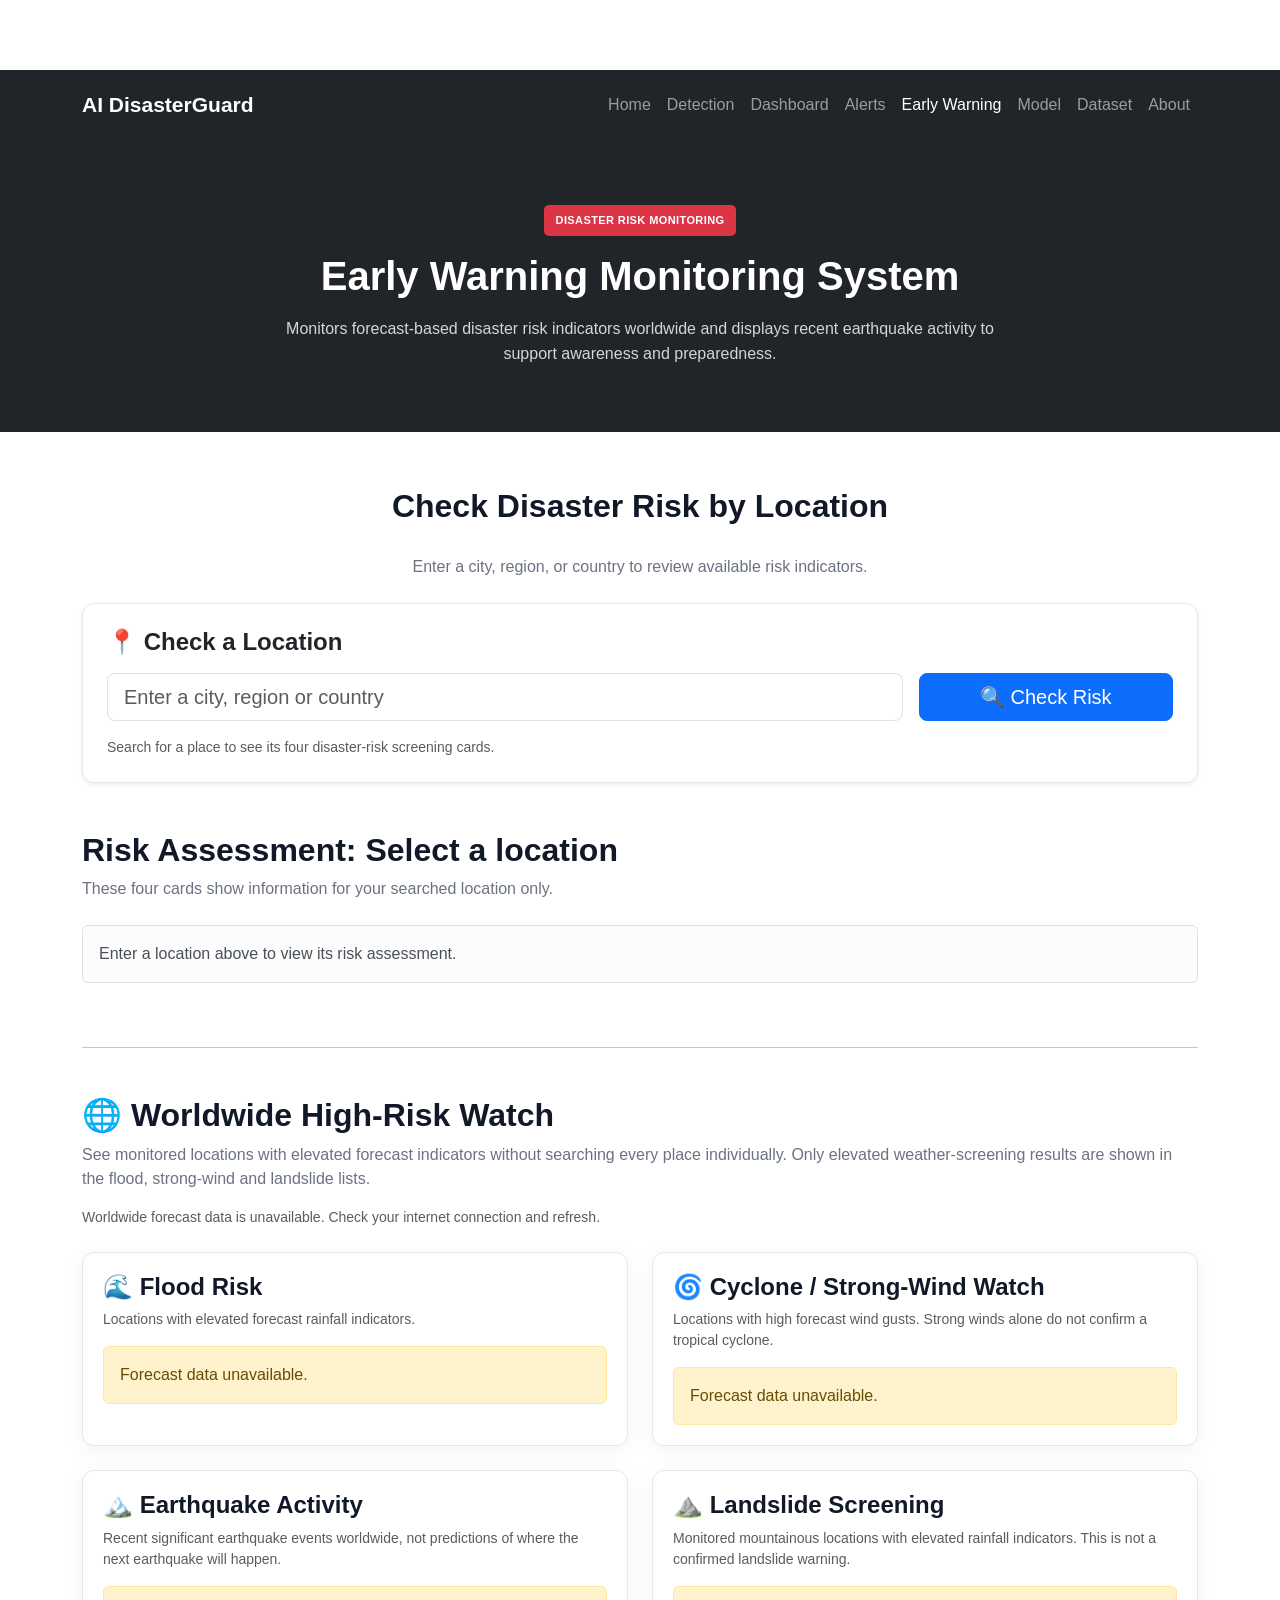
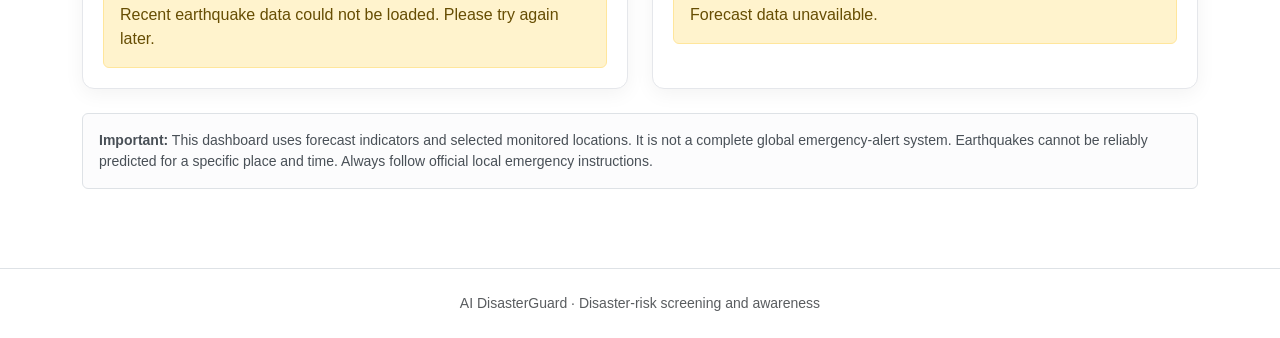
<file: AI-disaster-detection/early-warning.html>
<!DOCTYPE html>

<html lang="en">
<head>
   <meta charset="UTF-8">
   <meta name="viewport" content="width=device-width, initial-scale=1.0">
   <title>Early Warning | AI DisasterGuard</title>

   <link href="https://cdn.jsdelivr.net/npm/bootstrap@5.3.3/dist/css/bootstrap.min.css" rel="stylesheet">
   <link rel="stylesheet" href="style.css">

   <style>
     /* Early Warning theme matched to AI DisasterGuard's existing pages */
     body {
       color: #111827;
       background: #ffffff;
       padding-top: 70px;
       font-family: Arial, sans-serif;
     }

     .navbar {
       min-height: 70px;
       z-index: 1000;
       background: #212529 !important;
     }

     .navbar-brand { font-size: 21px; }

     .warning-hero {
       color: #ffffff;
       background: #212529;
       padding: 65px 20px;
     }

     .warning-hero .eyebrow {
       display: inline-block;
       background: #dc3545;
       color: #ffffff;
       padding: 7px 12px;
       border-radius: 5px;
       font-size: 11px;
       font-weight: 800;
       letter-spacing: .4px;
       margin-bottom: 16px;
     }

     .warning-hero h1 {
       font-weight: 700;
       line-height: 1.2;
       color: #ffffff;
     }

     .warning-hero h1 span { color: #d1d5db; }

     .warning-hero p {
       color: #d5d5d5;
       max-width: 720px;
       line-height: 1.6;
     }

     .warning-hero-panel {
       background: rgba(255,255,255,.08);
       border: 1px solid rgba(255,255,255,.18);
       border-radius: 12px;
       padding: 28px 20px;
       text-align: center;
       height: 100%;
       display: flex;
       flex-direction: column;
       justify-content: center;
       color: #ffffff;
     }

     .page-section { padding: 55px 0; }
     .section-heading { font-weight: 700; color: #111827; }
     .section-subtitle, .section-intro { color: #6b7280; }
     .soft-section { background: #f5f6f8; }

     .btn-warning-action {
       background: #dc3545;
       border-color: #dc3545;
       color: #ffffff;
     }

     .btn-warning-action:hover {
       background: #bb2d3b;
       border-color: #bb2d3b;
       color: #ffffff;
     }

     .card {
       border-radius: 12px;
       border-color: #e5e7eb;
     }

     .risk-card {
       height: 100%;
       border: 1px solid #e5e7eb;
       border-radius: 12px;
       background: #ffffff;
       box-shadow: 0 5px 20px rgba(0, 0, 0, 0.06);
       transition: transform .2s, box-shadow .2s;
       color: #111827;
     }

     .risk-card:hover {
       transform: translateY(-3px);
       box-shadow: 0 8px 25px rgba(0, 0, 0, .08);
     }

     .risk-icon { font-size: 30px; }

     .risk-label {
       display: inline-block;
       border-radius: 20px;
       padding: 5px 10px;
       font-size: 12px;
       font-weight: 700;
     }

     .risk-high { background: #f8d7da; color: #842029; }
     .risk-moderate { background: #fff3cd; color: #664d03; }
     .risk-low { background: #d1e7dd; color: #0f5132; }
     .risk-unknown { background: #e2e3e5; color: #41464b; }

     .global-place {
       border-bottom: 1px solid #e5e7eb;
       padding: 15px 0;
     }

     .global-place:last-child { border-bottom: 0; }
     .global-place-name { font-weight: 700; }

     .global-place-note {
       font-size: 13px;
       color: #6b7280;
       margin-top: 4px;
     }

     .risk-section-card {
       height: 100%;
       border: 1px solid #e5e7eb;
       border-radius: 12px;
       padding: 20px;
       background: #ffffff;
       box-shadow: 0 5px 20px rgba(0, 0, 0, .05);
     }

     #searchStatus, #worldStatus { font-size: 14px; }

     .footer {
       background: #0b1120;
       color: #9ca3af;
       padding: 30px 0;
     }

     @media (max-width: 768px) {
       body { padding-top: 60px; }
       .warning-hero { padding: 55px 20px; }
       .page-section { padding: 40px 20px; }
     }
   </style>

</head>

<body>

   <!-- Same Bootstrap navbar style as the other pages -->

   <nav class="navbar navbar-expand-lg bg-dark navbar-dark">
  <div class="container">
    <a class="navbar-brand fw-bold" href="index.html">
      AI DisasterGuard
    </a>

    <button class="navbar-toggler" type="button"
      data-bs-toggle="collapse" data-bs-target="#navbarNav"
      aria-controls="navbarNav" aria-expanded="false"
      aria-label="Toggle navigation">
      <span class="navbar-toggler-icon"></span>
    </button>

    <div class="collapse navbar-collapse" id="navbarNav">
      <ul class="navbar-nav ms-auto">
        <li class="nav-item"><a class="nav-link" href="index.html">Home</a></li>
        <li class="nav-item"><a class="nav-link" href="detection.html">Detection</a></li>
        <li class="nav-item"><a class="nav-link" href="dashboard.html">Dashboard</a></li>
        <li class="nav-item"><a class="nav-link" href="alerts.html">Alerts</a></li>
        <li class="nav-item"><a class="nav-link active" aria-current="page" href="early-warning.html">Early Warning</a></li>
        <li class="nav-item"><a class="nav-link" href="model.html">Model</a></li>
        <li class="nav-item"><a class="nav-link" href="dataset.html">Dataset</a></li>
        <li class="nav-item"><a class="nav-link" href="about.html">About</a></li>
      </ul>
    </div>
  </div>
</nav>

   <!-- Hero banner styled to match the other AI DisasterGuard pages -->
   <section class="warning-hero">
     <div class="container text-center">
       <span class="eyebrow">DISASTER RISK MONITORING</span>
       <h1 class="display-6 mb-3">Early Warning Monitoring System</h1>
       <p class="mb-0 mx-auto">Monitors forecast-based disaster risk indicators worldwide and displays recent earthquake activity to support awareness and preparedness.</p>
     </div>
   </section>

   <section class="page-section">
   <main class="container pb-2">


<!-- Search for a particular location -->
<section id="location-check" class="mb-5">
  <div class="text-center mb-4">
    <h2 class="section-heading">Check Disaster Risk by Location</h2>
    <p class="section-subtitle mb-0">Enter a city, region, or country to review available risk indicators.</p>
  </div>
  <div class="card shadow-sm">
    <div class="card-body p-4">
      <h4 class="fw-bold mb-3">📍 Check a Location</h4>

      <form id="locationForm">
        <div class="row g-3">
          <div class="col-md-9">
            <input
              id="locationInput"
              type="text"
              class="form-control form-control-lg"
              placeholder="Enter a city, region or country"
              autocomplete="off"
              required>
          </div>

          <div class="col-md-3">
            <button id="searchButton" type="submit"
              class="btn btn-primary btn-lg w-100">
              🔍 Check Risk
            </button>
          </div>
        </div>
      </form>

      <div id="searchStatus" class="text-muted mt-3" role="status">
        Search for a place to see its four disaster-risk screening cards.
      </div>
    </div>
  </div>
</section>

<!-- Four cards for the searched location -->
<section class="mb-5">
  <h2 class="fw-bold mb-2">
    Risk Assessment: <span id="searchedLocation">Select a location</span>
  </h2>

  <p class="section-intro mb-4">
    These four cards show information for your searched location only.
  </p>

  <div class="row g-4" id="locationResults">
    <div class="col-12">
      <div class="alert alert-light border">
        Enter a location above to view its risk assessment.
      </div>
    </div>
  </div>
</section>

<hr class="my-5">

<!-- Separate worldwide high-risk overview -->
<section>
  <div class="mb-4">
    <h2 class="fw-bold">🌐 Worldwide High-Risk Watch</h2>
    <p class="section-intro">
      See monitored locations with elevated forecast indicators without
      searching every place individually. Only elevated weather-screening
      results are shown in the flood, strong-wind and landslide lists.
    </p>
    <div id="worldStatus" class="text-muted" role="status">
      Loading worldwide weather data…
    </div>
  </div>

  <div class="row g-4">

    <!-- Floods -->
    <div class="col-md-6">
      <div class="risk-section-card">
        <h4 class="fw-bold">🌊 Flood Risk</h4>
        <p class="text-muted small">
          Locations with elevated forecast rainfall indicators.
        </p>
        <div id="worldFlood">
          <p class="text-muted">Loading…</p>
        </div>
      </div>
    </div>

    <!-- Cyclones / strong winds -->
    <div class="col-md-6">
      <div class="risk-section-card">
        <h4 class="fw-bold">🌀 Cyclone / Strong-Wind Watch</h4>
        <p class="text-muted small">
          Locations with high forecast wind gusts. Strong winds alone
          do not confirm a tropical cyclone.
        </p>
        <div id="worldCyclone">
          <p class="text-muted">Loading…</p>
        </div>
      </div>
    </div>

    <!-- Earthquakes -->
    <div class="col-md-6">
      <div class="risk-section-card">
        <h4 class="fw-bold">🏔️ Earthquake Activity</h4>
        <p class="text-muted small">
          Recent significant earthquake events worldwide, not predictions
          of where the next earthquake will happen.
        </p>
        <div id="worldEarthquake">
          <p class="text-muted">Loading recent seismic events…</p>
        </div>
      </div>
    </div>

    <!-- Landslides -->
    <div class="col-md-6">
      <div class="risk-section-card">
        <h4 class="fw-bold">⛰️ Landslide Screening</h4>
        <p class="text-muted small">
          Monitored mountainous locations with elevated rainfall indicators.
          This is not a confirmed landslide warning.
        </p>
        <div id="worldLandslide">
          <p class="text-muted">Loading…</p>
        </div>
      </div>
    </div>

  </div>

  <div class="alert alert-light border mt-4 small">
    <strong>Important:</strong> This dashboard uses forecast indicators and
    selected monitored locations. It is not a complete global emergency-alert
    system. Earthquakes cannot be reliably predicted for a specific place and
    time. Always follow official local emergency instructions.
  </div>
</section>


   </main>
   </section>

   <footer class="border-top py-4">
     <div class="container text-center text-muted small">
       AI DisasterGuard · Disaster-risk screening and awareness
     </div>
   </footer>

   <script src="https://cdn.jsdelivr.net/npm/bootstrap@5.3.3/dist/js/bootstrap.bundle.min.js"></script>

   <script>
     const GEO_API = "https://geocoding-api.open-meteo.com/v1/search";
     const WEATHER_API = "https://api.open-meteo.com/v1/forecast";

     /*
       Representative locations worldwide.
       This is a monitored sample, not every location on Earth.
     */
     const monitoredLocations = [
       { name: "Mumbai, India", lat: 19.076, lon: 72.8777, landslide: false },
       { name: "Chennai, India", lat: 13.0827, lon: 80.2707, landslide: false },
       { name: "Guwahati, India", lat: 26.1445, lon: 91.7362, landslide: true },
       { name: "Dehradun, India", lat: 30.3165, lon: 78.0322, landslide: true },
       { name: "Manila, Philippines", lat: 14.5995, lon: 120.9842, landslide: false },
       { name: "Tokyo, Japan", lat: 35.6762, lon: 139.6503, landslide: false },
       { name: "Jakarta, Indonesia", lat: -6.2088, lon: 106.8456, landslide: false },
       { name: "Dhaka, Bangladesh", lat: 23.8103, lon: 90.4125, landslide: false },
       { name: "Kathmandu, Nepal", lat: 27.7172, lon: 85.324, landslide: true },
       { name: "Hanoi, Vietnam", lat: 21.0278, lon: 105.8342, landslide: false },
       { name: "Miami, USA", lat: 25.7617, lon: -80.1918, landslide: false },
       { name: "Houston, USA", lat: 29.7604, lon: -95.3698, landslide: false },
       { name: "Vancouver, Canada", lat: 49.2827, lon: -123.1207, landslide: true },
       { name: "Rio de Janeiro, Brazil", lat: -22.9068, lon: -43.1729, landslide: true },
       { name: "Lagos, Nigeria", lat: 6.5244, lon: 3.3792, landslide: false },
       { name: "Nairobi, Kenya", lat: -1.2921, lon: 36.8219, landslide: false },
       { name: "Sydney, Australia", lat: -33.8688, lon: 151.2093, landslide: false },
       { name: "Auckland, New Zealand", lat: -36.8509, lon: 174.7645, landslide: true },
       { name: "Istanbul, Türkiye", lat: 41.0082, lon: 28.9784, landslide: false },
       { name: "Reykjavik, Iceland", lat: 64.1466, lon: -21.9426, landslide: false }
     ];

     const $ = id => document.getElementById(id);

     function escapeHTML(value) {
       return String(value).replace(/[&<>"']/g, ch => ({
         "&": "&amp;",
         "<": "&lt;",
         ">": "&gt;",
         '"': "&quot;",
         "'": "&#039;"
       })[ch]);
     }

     function riskClass(level) {
       if (level === "HIGH") return "risk-high";
       if (level === "MODERATE") return "risk-moderate";
       if (level === "LOW") return "risk-low";
       return "risk-unknown";
     }

     function riskBadge(level) {
       return `<span class="risk-label ${riskClass(level)}">${escapeHTML(level)}</span>`;
     }

     async function geocode(query) {
       const url = `${GEO_API}?name=${encodeURIComponent(query)}&count=1&language=en&format=json`;
       const response = await fetch(url);

       if (!response.ok) throw new Error("Could not search for this location.");

       const data = await response.json();

       if (!data.results || !data.results.length) {
         throw new Error("Location not found. Try entering a city or region name.");
       }

       return data.results[0];
     }

     async function getForecast(lat, lon) {
       const params = new URLSearchParams({
         latitude: lat,
         longitude: lon,
         timezone: "auto",
         forecast_days: "2",
         current: "temperature_2m,precipitation,wind_speed_10m",
         hourly: "precipitation,precipitation_probability,wind_gusts_10m"
       });

       const response = await fetch(`${WEATHER_API}?${params}`);

       if (!response.ok) throw new Error("Forecast data is temporarily unavailable.");

       return response.json();
     }

     function metricsFrom(weather) {
       const h = weather.hourly || {};
       const rain = (h.precipitation || []).slice(0, 24).map(Number);
       const probability = (h.precipitation_probability || []).slice(0, 24).map(Number);
       const gusts = (h.wind_gusts_10m || []).slice(0, 24).map(Number);

       return {
         rain24: rain.reduce((sum, value) => sum + (Number(value) || 0), 0),
         rainProbability: probability.length
           ? Math.max(...probability.map(value => Number(value) || 0)) : 0,
         maxGust: gusts.length
           ? Math.max(...gusts.map(value => Number(value) || 0)) : 0,
         currentTemp: weather.current?.temperature_2m,
         currentTime: weather.current?.time || "Latest available forecast"
       };
     }

     function floodLevel(m) {
       if (m.rain24 >= 100 || (m.rain24 >= 60 && m.rainProbability >= 70)) return "HIGH";
       if (m.rain24 >= 30 || m.rainProbability >= 70) return "MODERATE";
       return "LOW";
     }

     function windLevel(m) {
       if (m.maxGust >= 75) return "HIGH";
       if (m.maxGust >= 45) return "MODERATE";
       return "LOW";
     }

     function landslideLevel(m) {
       if (m.rain24 >= 100 || (m.rain24 >= 60 && m.rainProbability >= 70)) return "HIGH";
       if (m.rain24 >= 30 || m.rainProbability >= 70) return "MODERATE";
       return "LOW";
     }

     function card(icon, title, level, description, detail) {
       return `
         <div class="col-12 col-sm-6 col-xl-3">
           <div class="risk-card p-4">
             <div class="d-flex justify-content-between align-items-start mb-3">
               <span class="risk-icon">${icon}</span>
               ${riskBadge(level)}
             </div>
             <h5 class="fw-bold">${escapeHTML(title)}</h5>
             <p class="text-muted small">${escapeHTML(description)}</p>
             <div class="border-top pt-3 small">
               <strong>${escapeHTML(detail)}</strong>
             </div>
           </div>
         </div>
       `;
     }

     function isMountainous(place) {
     const text = [place.name || "", place.admin1 || "", place.country || ""].join(" ").toLowerCase();
     return ["nepal", "bhutan", "himachal", "uttarakhand", "sikkim", "arunachal",
       "guwahati", "dehradun", "kathmandu", "japan", "vancouver", "new zealand",
       "rio de janeiro", "reykjavik"].some(word => text.includes(word));
   }

   function distanceKm(lat1, lon1, lat2, lon2) {
     const rad = value => value * Math.PI / 180;
     const dLat = rad(lat2 - lat1), dLon = rad(lon2 - lon1);
     const a = Math.sin(dLat / 2) ** 2 +
       Math.cos(rad(lat1)) * Math.cos(rad(lat2)) * Math.sin(dLon / 2) ** 2;
     return 6371 * 2 * Math.atan2(Math.sqrt(a), Math.sqrt(1 - a));
   }

   $("locationForm").addEventListener("submit", async event => {
       event.preventDefault();

       const query = $("locationInput").value.trim();
       if (!query) return;

       $("searchButton").disabled = true;
       $("searchButton").textContent = "Checking…";
       $("searchStatus").textContent = "Finding the location and checking the forecast…";

       try {
         const place = await geocode(query);
         const weather = await getForecast(place.latitude, place.longitude);
         const m = metricsFrom(weather);

         const locationLabel = [
           place.name,
           place.admin1,
           place.country
         ].filter(Boolean).join(", ");

         $("searchedLocation").textContent = locationLabel;

         const cards = [];
         const flood = floodLevel(m);
         const wind = windLevel(m);
         const mountain = isMountainous(place);

         // Only show qualifying risks; never show an UNKNOWN card.
         if (flood === "HIGH" || flood === "MODERATE") {
           cards.push(card("🌊", "Flood", flood,
             "Screening based on forecast rainfall.",
             `Forecast rainfall: ${m.rain24.toFixed(1)} mm / 24h`));
         }

         if (wind === "HIGH") {
           cards.push(card("🌀", "Cyclone / strong winds", wind,
             "High wind-gust indicator; wind alone does not confirm a cyclone.",
             `Maximum forecast gust: ${m.maxGust.toFixed(1)} km/h`));
         }

         if (mountain) {
           const landslide = landslideLevel(m);
           if (landslide === "HIGH" || landslide === "MODERATE") {
             cards.push(card("⛰️", "Landslide", landslide,
               "Rainfall screening for a selected mountainous region.",
               `Forecast rainfall: ${m.rain24.toFixed(1)} mm / 24h`));
           }
         }

         try {
           const quakeResponse = await fetch("https://earthquake.usgs.gov/earthquakes/feed/v1.0/summary/significant_month.geojson");
           if (quakeResponse.ok) {
             const quakeData = await quakeResponse.json();
             const nearby = (quakeData.features || []).filter(event => {
               const coords = event.geometry.coordinates;
               return distanceKm(place.latitude, place.longitude, coords[1], coords[0]) <= 150;
             }).sort((a, b) => b.properties.time - a.properties.time);
             nearby.slice(0, 2).forEach(event => {
               const magnitude = Number(event.properties.mag);
               cards.push(card("🏔️", "Recent Earthquake", "HIGH",
                 event.properties.place || "Nearby significant earthquake",
                 `Magnitude ${Number.isFinite(magnitude) ? magnitude.toFixed(1) : "N/A"} · ${new Date(event.properties.time).toLocaleString()}`));
             });
           }
         } catch (quakeError) {
           // No UNKNOWN card is shown when earthquake data is unavailable.
         }

         $("locationResults").innerHTML = cards.length
           ? cards.join("")
           : '<div class="col-12"><div class="alert alert-light border">No qualifying elevated-risk signals were found for this location in the available data.</div></div>';

         $("searchStatus").textContent =
           `Forecast checked: ${m.currentTime}. These are screening indicators, not official warnings. Earthquakes shown are recent events, not predictions.`;

       } catch (error) {
         $("searchStatus").textContent = error.message || "Unable to check this location.";

         $("locationResults").innerHTML = `
           <div class="col-12">
             <div class="alert alert-warning">${escapeHTML(error.message || "Please try again later.")}</div>
           </div>`;
       } finally {
         $("searchButton").disabled = false;
         $("searchButton").textContent = "🔍 Check Risk";
       }
     });

     function globalPlace(name, note, detail) {
       return `
         <div class="global-place">
           <div class="global-place-name">${escapeHTML(name)}</div>
           <div class="global-place-note">${escapeHTML(note)}</div>
           <div class="small mt-2">${detail}</div>
         </div>`;
     }

     function renderNoHighRisk(containerId, message) {
       $(containerId).innerHTML = `
         <div class="alert alert-success mb-0">
           ${escapeHTML(message)}
         </div>`;
     }

     async function updateWorldwideWatch() {
       $("worldStatus").textContent = "Checking forecast indicators for monitored locations worldwide…";

       const results = await Promise.all(monitoredLocations.map(async place => {
         try {
           const weather = await getForecast(place.lat, place.lon);
           return { ...place, metrics: metricsFrom(weather) };
         } catch {
           return { ...place, failed: true };
         }
       }));

       const valid = results.filter(place => !place.failed);

       if (!valid.length) {
         $("worldStatus").textContent =
           "Worldwide forecast data is unavailable. Check your internet connection and refresh.";
         ["worldFlood", "worldCyclone", "worldLandslide"].forEach(id => {
           $(id).innerHTML = '<div class="alert alert-warning mb-0">Forecast data unavailable.</div>';
         });
         return;
       }

       const floods = valid
         .map(place => ({ ...place, level: floodLevel(place.metrics) }))
         .filter(place => place.level === "HIGH" || place.level === "MODERATE")
         .sort((a, b) => b.metrics.rain24 - a.metrics.rain24);

       const cyclones = valid
         .map(place => ({ ...place, level: windLevel(place.metrics) }))
         .filter(place => place.level === "HIGH" || place.level === "MODERATE")
         .sort((a, b) => b.metrics.maxGust - a.metrics.maxGust);

       const landslides = valid
         .filter(place => place.landslide)
         .map(place => ({ ...place, level: landslideLevel(place.metrics) }))
         .filter(place => place.level === "HIGH" || place.level === "MODERATE")
         .sort((a, b) => b.metrics.rain24 - a.metrics.rain24);

       $("worldFlood").innerHTML = floods.length
         ? floods.map(place => globalPlace(
             place.name,
             "High rainfall screening indicator; local flooding is possible.",
             riskBadge(place.level) +
             ` <span class="text-muted ms-2">Rain: ${place.metrics.rain24.toFixed(1)} mm / 24h</span>`
           )).join("")
         : '<div class="alert alert-light border mb-0">No elevated rainfall-screening results among the monitored locations right now.</div>';

       $("worldCyclone").innerHTML = cyclones.length
         ? cyclones.map(place => globalPlace(
             place.name,
             "High forecast wind-gust indicator; this does not confirm a cyclone.",
             riskBadge(place.level) +
             ` <span class="text-muted ms-2">Gusts: ${place.metrics.maxGust.toFixed(1)} km/h</span>`
           )).join("")
         : '<div class="alert alert-light border mb-0">No elevated wind-screening results among the monitored locations right now.</div>';

       $("worldLandslide").innerHTML = landslides.length
         ? landslides.map(place => globalPlace(
             place.name,
             "Monitored mountainous area with high rainfall-screening indicators.",
             riskBadge(place.level) +
             ` <span class="text-muted ms-2">Rain: ${place.metrics.rain24.toFixed(1)} mm / 24h</span>`
           )).join("")
         : '<div class="alert alert-light border mb-0">No elevated rainfall-screening results among the monitored mountainous locations right now.</div>';

       $("worldStatus").textContent =
         `Updated ${new Date().toLocaleString()}. ${valid.length} of ${monitoredLocations.length} monitored locations returned forecast data.`;
     }

     /*
       USGS earthquake feed: recent significant events worldwide.
       This is recent seismic activity, not earthquake prediction.
     */
     async function updateEarthquakes() {
       try {
         const url = "https://earthquake.usgs.gov/earthquakes/feed/v1.0/summary/significant_month.geojson";
         const response = await fetch(url);

         if (!response.ok) throw new Error("Earthquake feed unavailable.");

         const data = await response.json();
         const events = (data.features || [])
           .sort((a, b) => b.properties.time - a.properties.time)
           .slice(0, 6);

         if (!events.length) {
           $("worldEarthquake").innerHTML =
             '<div class="alert alert-light border mb-0">No significant events are listed in this feed for the current period.</div>';
           return;
         }

         $("worldEarthquake").innerHTML = events.map(event => {
           const p = event.properties;
           const place = p.place || "Location not specified";
           const magnitude = Number(p.mag);
           const time = new Date(p.time).toLocaleString();

           return globalPlace(
             place,
             `Magnitude ${Number.isFinite(magnitude) ? magnitude.toFixed(1) : "N/A"} · ${time}`,
             `<a href="${escapeHTML(p.url || "https://earthquake.usgs.gov/earthquakes/map/")}" target="_blank" rel="noopener noreferrer">View event details ↗</a>`
           );
         }).join("");

       } catch {
         $("worldEarthquake").innerHTML =
           '<div class="alert alert-warning mb-0">Recent earthquake data could not be loaded. Please try again later.</div>';
       }
     }

     updateWorldwideWatch();
     updateEarthquakes();

     // Refresh forecast screening periodically.
     setInterval(updateWorldwideWatch, 30 * 60 * 1000);

     // Refresh the recent earthquake feed every 15 minutes.
     setInterval(updateEarthquakes, 15 * 60 * 1000);
   </script>

</body>
</html>
</file>
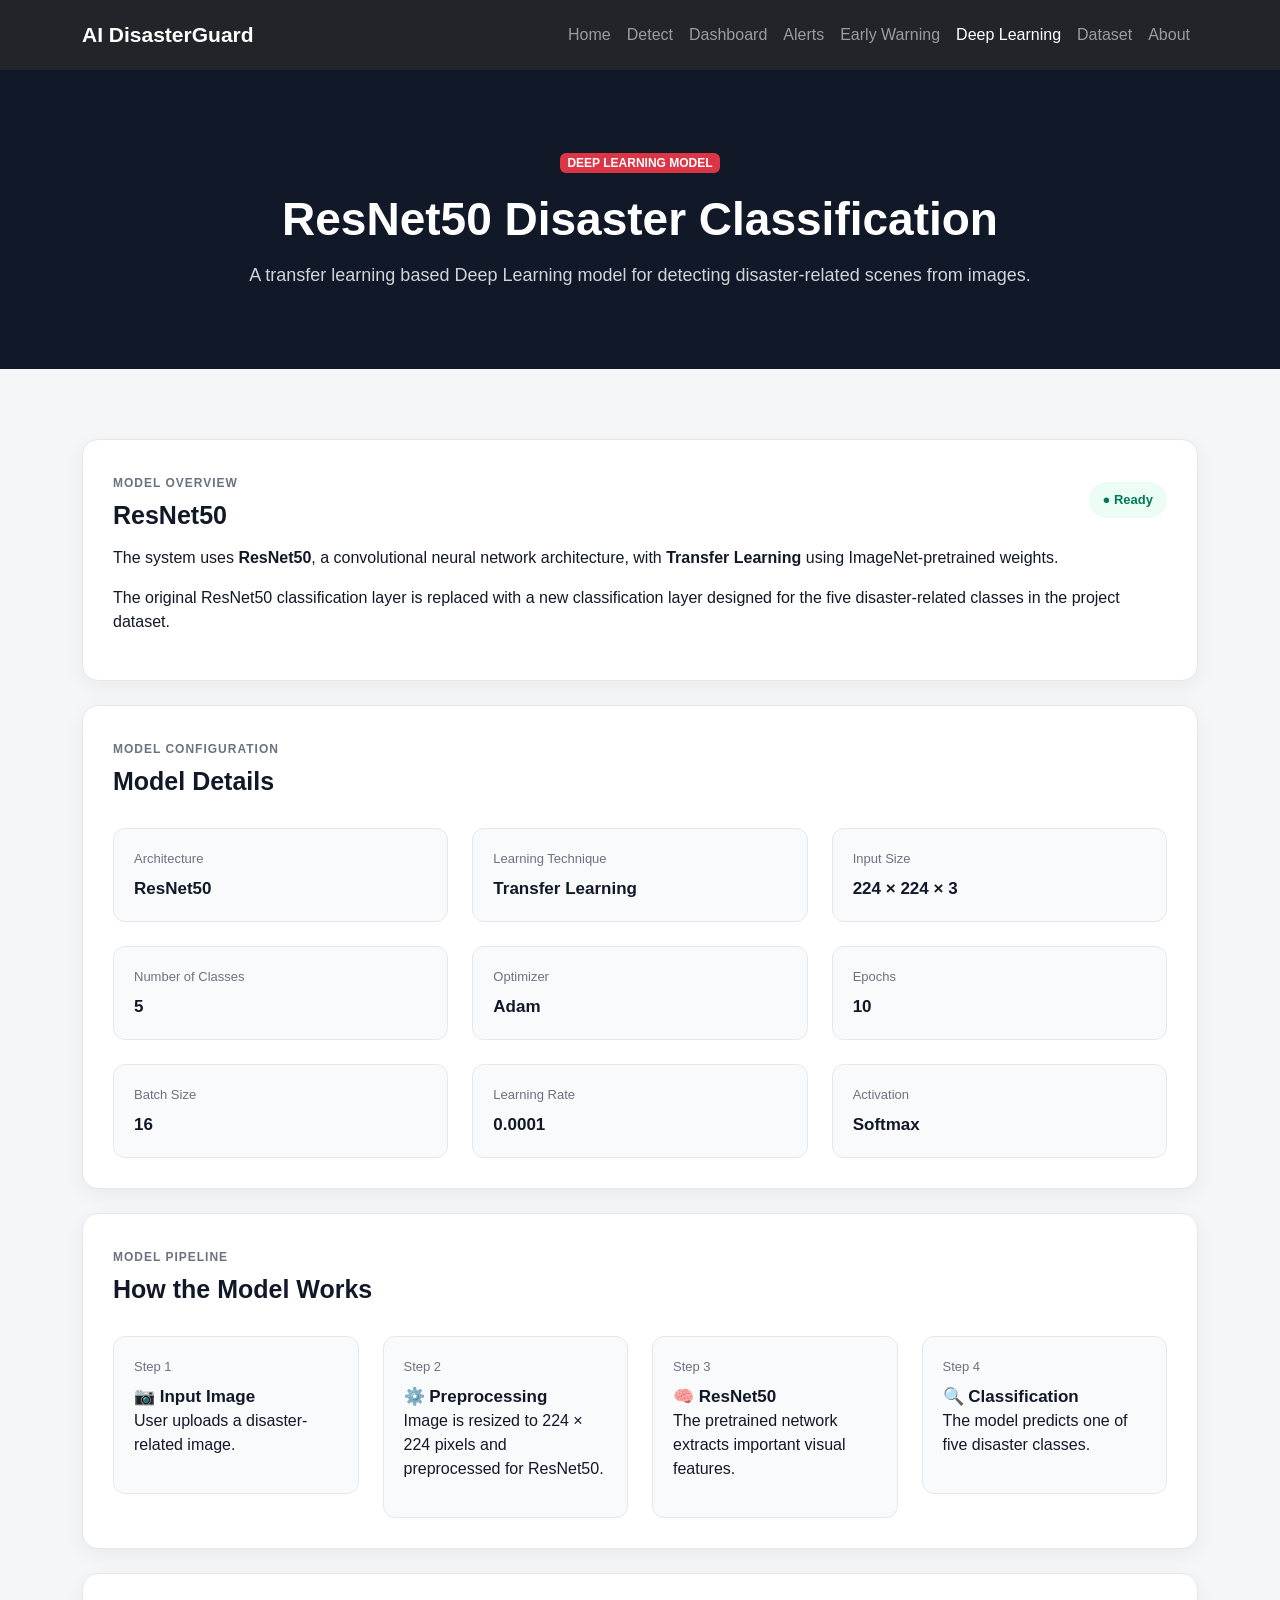
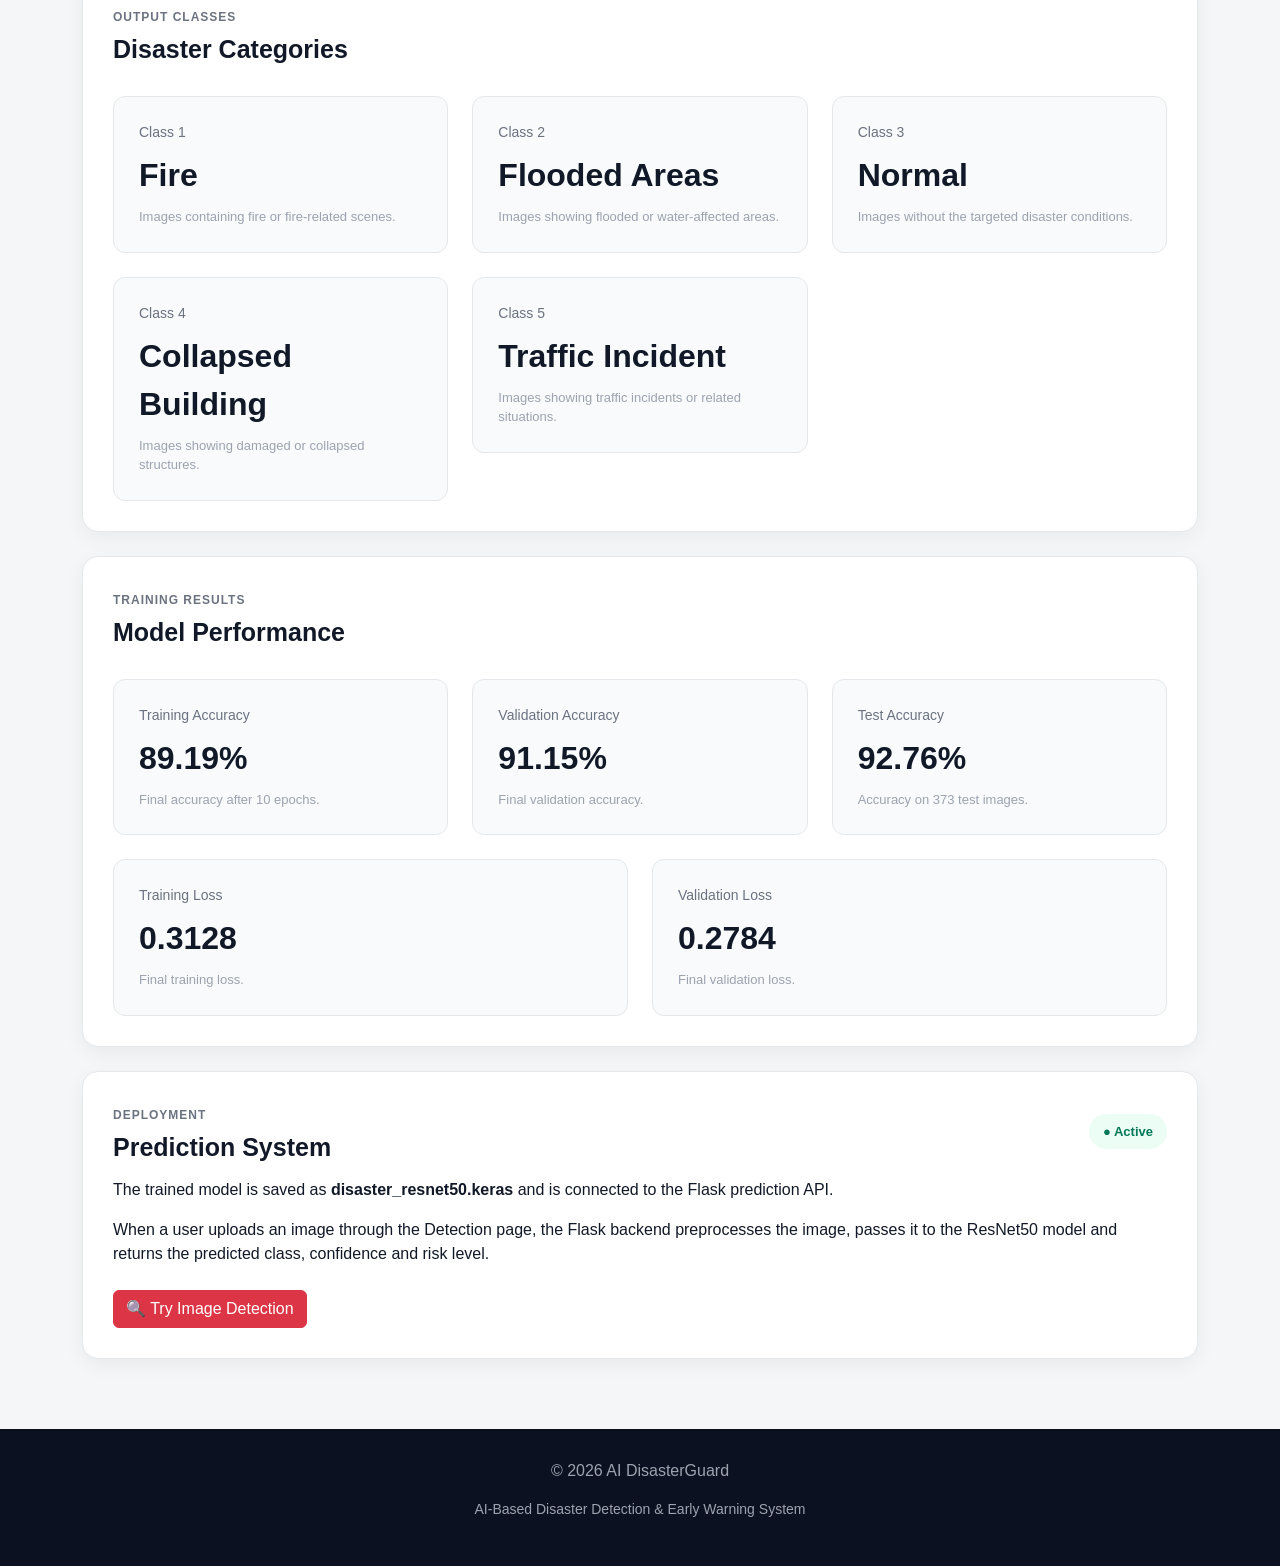
<file: AI-disaster-detection/model.html>
<!DOCTYPE html>
<html lang="en">

<head>

    <meta charset="UTF-8">
    <meta name="viewport" content="width=device-width, initial-scale=1.0">

    <title>Deep Learning Model | AI DisasterGuard</title>

    <link
        href="https://cdn.jsdelivr.net/npm/bootstrap@5.3.3/dist/css/bootstrap.min.css"
        rel="stylesheet">

    <link rel="stylesheet" href="style.css">

</head>

<body>


<!-- ================= NAVBAR ================= -->

<nav class="navbar navbar-expand-lg navbar-dark bg-dark fixed-top">

    <div class="container">

        <a class="navbar-brand fw-bold" href="index.html">
            AI DisasterGuard
        </a>

        <button
            class="navbar-toggler"
            type="button"
            data-bs-toggle="collapse"
            data-bs-target="#navbarNav">

            <span class="navbar-toggler-icon"></span>

        </button>


        <div class="collapse navbar-collapse" id="navbarNav">

            <ul class="navbar-nav ms-auto">

                <li class="nav-item">
                    <a class="nav-link" href="index.html">
                        Home
                    </a>
                </li>

                <li class="nav-item">
                    <a class="nav-link" href="detection.html">
                        Detect
                    </a>
                </li>

                <li class="nav-item">
                    <a class="nav-link" href="dashboard.html">
                        Dashboard
                    </a>
                </li>

                <li class="nav-item">
                    <a class="nav-link" href="alerts.html">
                        Alerts
                    </a>
                </li>
                
                <li class="nav-item">
                   <a class="nav-link" href="early-warning.html">
                      Early Warning
                   </a>
                </li>

                <li class="nav-item">
                    <a class="nav-link active" href="model.html">
                        Deep Learning
                    </a>
                </li>

                <li class="nav-item">
                    <a class="nav-link" href="dataset.html">
                        Dataset
                    </a>
                </li>

                <li class="nav-item">
                    <a class="nav-link" href="about.html">
                        About
                    </a>
                </li>

            </ul>

        </div>

    </div>

</nav>



<!-- ================= HEADER ================= -->

<section class="dashboard-header">

    <div class="container">

        <div class="dashboard-heading">

            <span class="badge bg-danger">
                DEEP LEARNING MODEL
            </span>

            <h1>
                ResNet50 Disaster Classification
            </h1>

            <p>
                A transfer learning based Deep Learning model for detecting disaster-related scenes from images.
            </p>

        </div>

    </div>

</section>



<!-- ================= CONTENT ================= -->

<section class="dashboard-section">

    <div class="container">


        <!-- ================= MODEL OVERVIEW ================= -->

        <div class="dashboard-card">

            <div class="card-heading">

                <div>

                    <span class="small-label">
                        MODEL OVERVIEW
                    </span>

                    <h2>
                        ResNet50
                    </h2>

                </div>

                <span class="status-badge">
                    ● Ready
                </span>

            </div>


            <p class="mt-3">

                The system uses <strong>ResNet50</strong>, a
                convolutional neural network architecture,
                with <strong>Transfer Learning</strong> using
                ImageNet-pretrained weights.

            </p>

            <p>

                The original ResNet50 classification layer is
                replaced with a new classification layer designed
                for the five disaster-related classes in the
                project dataset.

            </p>

        </div>



        <!-- ================= MODEL DETAILS ================= -->

        <div class="dashboard-card mt-4">

            <div class="card-heading">

                <div>

                    <span class="small-label">
                        MODEL CONFIGURATION
                    </span>

                    <h2>
                        Model Details
                    </h2>

                </div>

            </div>


            <div class="row g-4 mt-2">


                <div class="col-md-4">

                    <div class="model-info">

                        <span>
                            Architecture
                        </span>

                        <strong>
                            ResNet50
                        </strong>

                    </div>

                </div>


                <div class="col-md-4">

                    <div class="model-info">

                        <span>
                            Learning Technique
                        </span>

                        <strong>
                            Transfer Learning
                        </strong>

                    </div>

                </div>


                <div class="col-md-4">

                    <div class="model-info">

                        <span>
                            Input Size
                        </span>

                        <strong>
                            224 × 224 × 3
                        </strong>

                    </div>

                </div>


                <div class="col-md-4">

                    <div class="model-info">

                        <span>
                            Number of Classes
                        </span>

                        <strong>
                            5
                        </strong>

                    </div>

                </div>


                <div class="col-md-4">

                    <div class="model-info">

                        <span>
                            Optimizer
                        </span>

                        <strong>
                            Adam
                        </strong>

                    </div>

                </div>


                <div class="col-md-4">

                    <div class="model-info">

                        <span>
                            Epochs
                        </span>

                        <strong>
                            10
                        </strong>

                    </div>

                </div>


                <div class="col-md-4">

                    <div class="model-info">

                        <span>
                            Batch Size
                        </span>

                        <strong>
                            16
                        </strong>

                    </div>

                </div>


                <div class="col-md-4">

                    <div class="model-info">

                        <span>
                            Learning Rate
                        </span>

                        <strong>
                            0.0001
                        </strong>

                    </div>

                </div>


                <div class="col-md-4">

                    <div class="model-info">

                        <span>
                            Activation
                        </span>

                        <strong>
                            Softmax
                        </strong>

                    </div>

                </div>

            </div>

        </div>



        <!-- ================= ARCHITECTURE ================= -->

        <div class="dashboard-card mt-4">

            <div class="card-heading">

                <div>

                    <span class="small-label">
                        MODEL PIPELINE
                    </span>

                    <h2>
                        How the Model Works
                    </h2>

                </div>

            </div>


            <div class="row g-4 mt-2">


                <div class="col-md-3">

                    <div class="model-info">

                        <span>
                            Step 1
                        </span>

                        <strong>
                            📷 Input Image
                        </strong>

                        <p>
                            User uploads a disaster-related image.
                        </p>

                    </div>

                </div>


                <div class="col-md-3">

                    <div class="model-info">

                        <span>
                            Step 2
                        </span>

                        <strong>
                            ⚙️ Preprocessing
                        </strong>

                        <p>
                            Image is resized to 224 × 224 pixels and preprocessed for ResNet50.
                        </p>

                    </div>

                </div>


                <div class="col-md-3">

                    <div class="model-info">

                        <span>
                            Step 3
                        </span>

                        <strong>
                            🧠 ResNet50
                        </strong>

                        <p>
                            The pretrained network extracts important visual features.
                        </p>

                    </div>

                </div>


                <div class="col-md-3">

                    <div class="model-info">

                        <span>
                            Step 4
                        </span>

                        <strong>
                            🔍 Classification
                        </strong>

                        <p>
                            The model predicts one of five disaster classes.
                        </p>

                    </div>

                </div>

            </div>

        </div>



        <!-- ================= CLASSES ================= -->

        <div class="dashboard-card mt-4">

            <div class="card-heading">

                <div>

                    <span class="small-label">
                        OUTPUT CLASSES
                    </span>

                    <h2>
                        Disaster Categories
                    </h2>

                </div>

            </div>


            <div class="row g-4 mt-2">


                <div class="col-md-4">

                    <div class="metric-box">

                        <span>
                            Class 1
                        </span>

                        <strong>
                            Fire
                        </strong>

                        <p>
                            Images containing fire or fire-related scenes.
                        </p>

                    </div>

                </div>


                <div class="col-md-4">

                    <div class="metric-box">

                        <span>
                            Class 2
                        </span>

                        <strong>
                            Flooded Areas
                        </strong>

                        <p>
                            Images showing flooded or water-affected areas.
                        </p>

                    </div>

                </div>


                <div class="col-md-4">

                    <div class="metric-box">

                        <span>
                            Class 3
                        </span>

                        <strong>
                            Normal
                        </strong>

                        <p>
                            Images without the targeted disaster conditions.
                        </p>

                    </div>

                </div>


                <div class="col-md-4">

                    <div class="metric-box">

                        <span>
                            Class 4
                        </span>

                        <strong>
                            Collapsed Building
                        </strong>

                        <p>
                            Images showing damaged or collapsed structures.
                        </p>

                    </div>

                </div>


                <div class="col-md-4">

                    <div class="metric-box">

                        <span>
                            Class 5
                        </span>

                        <strong>
                            Traffic Incident
                        </strong>

                        <p>
                            Images showing traffic incidents or related situations.
                        </p>

                    </div>

                </div>

            </div>

        </div>



        <!-- ================= PERFORMANCE ================= -->

        <div class="dashboard-card mt-4">

            <div class="card-heading">

                <div>

                    <span class="small-label">
                        TRAINING RESULTS
                    </span>

                    <h2>
                        Model Performance
                    </h2>

                </div>

            </div>


            <div class="row g-4 mt-2">


                <div class="col-md-4">

                    <div class="metric-box">

                        <span>
                            Training Accuracy
                        </span>

                        <strong>
                            89.19%
                        </strong>

                        <p>
                            Final accuracy after 10 epochs.
                        </p>

                    </div>

                </div>


                <div class="col-md-4">

                    <div class="metric-box">

                        <span>
                            Validation Accuracy
                        </span>

                        <strong>
                            91.15%
                        </strong>

                        <p>
                            Final validation accuracy.
                        </p>

                    </div>

                </div>


                <div class="col-md-4">

                    <div class="metric-box">

                        <span>
                            Test Accuracy
                        </span>

                        <strong>
                            92.76%
                        </strong>

                        <p>
                            Accuracy on 373 test images.
                        </p>

                    </div>

                </div>


                <div class="col-md-6">

                    <div class="metric-box">

                        <span>
                            Training Loss
                        </span>

                        <strong>
                            0.3128
                        </strong>

                        <p>
                            Final training loss.
                        </p>

                    </div>

                </div>


                <div class="col-md-6">

                    <div class="metric-box">

                        <span>
                            Validation Loss
                        </span>

                        <strong>
                            0.2784
                        </strong>

                        <p>
                            Final validation loss.
                        </p>

                    </div>

                </div>

            </div>

        </div>



        <!-- ================= DEPLOYMENT ================= -->

        <div class="dashboard-card mt-4">

            <div class="card-heading">

                <div>

                    <span class="small-label">
                        DEPLOYMENT
                    </span>

                    <h2>
                        Prediction System
                    </h2>

                </div>

                <span class="status-badge">
                    ● Active
                </span>

            </div>


            <p class="mt-3">

                The trained model is saved as
                <strong>disaster_resnet50.keras</strong>
                and is connected to the Flask prediction API.

            </p>


            <p>

                When a user uploads an image through the Detection
                page, the Flask backend preprocesses the image,
                passes it to the ResNet50 model and returns the
                predicted class, confidence and risk level.

            </p>


            <a
                href="detection.html"
                class="btn btn-danger mt-2">

                🔍 Try Image Detection

            </a>

        </div>


    </div>

</section>



<!-- ================= FOOTER ================= -->

<footer class="footer">

    <div class="container text-center">

        <p>
            © 2026 AI DisasterGuard
        </p>

        <p class="small">
            AI-Based Disaster Detection & Early Warning System
        </p>

    </div>

</footer>



<script
src="https://cdn.jsdelivr.net/npm/bootstrap@5.3.3/dist/js/bootstrap.bundle.min.js">
</script>

<script src="script.js"></script>

</body>

</html>
</file>
<file: AI-disaster-detection/style.css>
* {
 box-sizing: border-box;
}

html {
 scroll-behavior: smooth;
}

body {
 margin: 0;
 padding-top: 70px;
 font-family: Arial, sans-serif;
 color: #111827;
 background: #ffffff;
}


/* ================= NAVBAR ================= */

.navbar {
 min-height: 70px;
 z-index: 1000;
}

.navbar-brand {
 font-size: 21px;
}


/* ================= DETECTION HEADER ================= */

.detection-header {
 background: #111827;
 color: white;
 padding: 80px 20px;
}

.detection-heading {
 text-align: center;
 max-width: 850px;
 margin: 0 auto;
}

.detection-heading h1 {
 font-size: 48px;
 font-weight: 700;
 margin-top: 18px;
 margin-bottom: 15px;
}

.detection-heading p {
 margin: 0 auto;
 color: #d1d5db;
 font-size: 18px;
 line-height: 1.6;
}


/* ================= MAIN SECTION ================= */

.detection-section {
 background: #f5f6f8;
 padding: 70px 0;
}


/* ================= CARDS ================= */

.detection-card {
 height: 100%;
 background: white;
 padding: 35px;
 border-radius: 18px;
 border: 1px solid #e5e7eb;
 box-shadow: 0 8px 25px rgba(0, 0, 0, 0.06);
}

.detection-card h2 {
 font-size: 26px;
 font-weight: 700;
 margin-bottom: 8px;
}

.card-description {
 color: #6b7280;
 margin-bottom: 25px;
}


/* ================= UPLOAD ================= */

.upload-box {
 border: 2px dashed #d1d5db;
 border-radius: 15px;
 padding: 40px 25px;
 text-align: center;
 background: #fafafa;
}

.upload-icon {
 font-size: 50px;
 margin-bottom: 15px;
}

.upload-box h4 {
 margin-bottom: 8px;
}

.upload-box p {
 color: #6b7280;
}

.upload-box input {
 margin-top: 20px;
}


/* ================= PREVIEW ================= */

.preview-container {
 display: none;
 margin-top: 25px;
}

.preview-container h4 {
 font-size: 18px;
 margin-bottom: 12px;
}

.preview-container img {
 display: block;
 width: 100%;
 height: 250px;
 object-fit: contain;
 background: #f3f4f6;
 border-radius: 12px;
}


/* ================= BUTTON ================= */

.analyze-button {
 width: 100%;
 margin-top: 25px;
 padding: 13px;
 font-size: 17px;
}


/* ================= RESULT ================= */

.result-card {
 min-height: 500px;
}

.result-placeholder {
 min-height: 350px;
 display: flex;
 flex-direction: column;
 justify-content: center;
 align-items: center;
 text-align: center;
 color: #6b7280;
}

.result-icon {
 font-size: 65px;
 margin-bottom: 15px;
}

.result-placeholder p {
 max-width: 350px;
}


/* ================= PREDICTION ================= */

.prediction-result {
 margin-top: 30px;
}

.prediction-label {
 display: block;
 color: #6b7280;
 font-size: 12px;
 font-weight: 700;
 letter-spacing: 1px;
 margin-bottom: 5px;
}

.prediction-result h3 {
 font-size: 40px;
 font-weight: 700;
 margin-bottom: 25px;
}


/* ================= CONFIDENCE ================= */

.confidence-row {
 display: flex;
 justify-content: space-between;
 margin-bottom: 8px;
}

.confidence-row strong {
 color: #dc2626;
}


/* ================= RISK ================= */

.risk-box {
 margin-top: 25px;
 padding: 18px;
 background: #fef2f2;
 border-left: 5px solid #dc2626;
 border-radius: 10px;
}

.risk-box span {
 font-size: 12px;
 font-weight: 700;
 color: #6b7280;
}

.risk-box h4 {
 color: #dc2626;
 font-weight: 700;
 margin: 5px 0 0;
}


/* ================= WARNING ================= */

.warning-box {
 margin-top: 20px;
 padding: 18px;
 background: #fff7ed;
 border-left: 5px solid #f97316;
 border-radius: 10px;
}

.warning-box h4 {
 font-size: 18px;
 color: #c2410c;
}

.warning-box p {
 margin-bottom: 0;
}


/* ================= ACTION ================= */

.action-box {
 margin-top: 20px;
 padding: 18px;
 background: #f3f4f6;
 border-radius: 10px;
}

.action-box h4 {
 font-size: 18px;
}


/* ================= FOOTER ================= */

.footer {
 background: #0b1120;
 color: #9ca3af;
 padding: 30px 0;
}


/* ================= MOBILE ================= */

@media (max-width: 768px) {

 body {
 padding-top: 60px;
 }

 .detection-header {
 padding: 60px 20px;
 }

 .detection-heading h1 {
 font-size: 36px;
 }

 .detection-section {
 padding: 40px 20px;
 }

 .detection-card {
 padding: 25px;
 }

}
/* =========================================
 DASHBOARD
========================================= */

.dashboard-header {
 background: #111827;
 color: white;
 padding: 80px 20px;
}

.dashboard-heading {
 text-align: center;
 max-width: 850px;
 margin: 0 auto;
}

.dashboard-heading h1 {
 font-size: 46px;
 font-weight: 700;
 margin-top: 18px;
 margin-bottom: 15px;
}

.dashboard-heading p {
 color: #d1d5db;
 font-size: 18px;
 margin: 0;
}

.dashboard-section {
 background: #f5f6f8;
 padding: 70px 0;
}


/* STAT CARDS */

.stat-card {
 background: white;
 border: 1px solid #e5e7eb;
 border-radius: 16px;
 padding: 28px;
 display: flex;
 align-items: center;
 gap: 20px;
 box-shadow: 0 6px 20px rgba(0,0,0,0.05);
}

.stat-icon {
 font-size: 42px;
}

.stat-label {
 display: block;
 font-size: 12px;
 font-weight: 700;
 color: #6b7280;
 letter-spacing: 1px;
}

.stat-card h2 {
 font-size: 36px;
 font-weight: 700;
 margin: 5px 0 0;
}


/* DASHBOARD CARDS */

.dashboard-card {
 background: white;
 border: 1px solid #e5e7eb;
 border-radius: 16px;
 padding: 30px;
 box-shadow: 0 6px 20px rgba(0,0,0,0.05);
}

.card-heading {
 display: flex;
 justify-content: space-between;
 align-items: center;
}

.card-heading h2 {
 font-size: 25px;
 font-weight: 700;
 margin: 6px 0 0;
}

.small-label {
 font-size: 12px;
 font-weight: 700;
 color: #6b7280;
 letter-spacing: 1px;
}


/* STATUS */

.status-badge {
 padding: 8px 14px;
 border-radius: 20px;
 background: #ecfdf5;
 color: #047857;
 font-size: 13px;
 font-weight: 700;
}


/* MODEL INFORMATION */

.model-info {
 padding: 20px;
 border-radius: 12px;
 background: #f8fafc;
 border: 1px solid #e5e7eb;
}

.model-info span {
 display: block;
 font-size: 13px;
 color: #6b7280;
 margin-bottom: 7px;
}

.model-info strong {
 display: block;
 font-size: 17px;
}


/* METRICS */

.metric-box {
 padding: 25px;
 border-radius: 12px;
 background: #f8fafc;
 border: 1px solid #e5e7eb;
}

.metric-box span {
 display: block;
 color: #6b7280;
 font-size: 14px;
}

.metric-box strong {
 display: block;
 font-size: 32px;
 margin: 8px 0;
}

.metric-box p {
 margin: 0;
 color: #9ca3af;
 font-size: 13px;
}


/* TABLE */

.prediction-table {
 margin-top: 25px;
}

.prediction-table th {
 color: #6b7280;
 font-size: 13px;
 text-transform: uppercase;
}

.prediction-table td {
 vertical-align: middle;
 padding: 18px 10px;
}

.empty-history {
 text-align: center;
 color: #6b7280;
 padding: 50px !important;
}

.empty-history a {
 display: inline-block;
 margin-top: 10px;
 color: #dc2626;
 text-decoration: none;
 font-weight: 600;
}


/* MOBILE */

@media (max-width: 768px) {

 .dashboard-header {
 padding: 60px 20px;
 }

 .dashboard-heading h1 {
 font-size: 36px;
 }

 .dashboard-section {
 padding: 45px 20px;
 }

 .card-heading {
 align-items: flex-start;
 gap: 15px;
 flex-direction: column;
 }

}
/* =========================
 ALERTS PAGE
========================= */

.alert-header {
 background: #212529;
 color: white;
 padding: 70px 20px;
}

.alert-label {
 font-size: 14px;
 letter-spacing: 2px;
 font-weight: 600;
 margin-bottom: 12px;
}

.alert-header h1 {
 font-size: 42px;
 font-weight: 700;
 margin-bottom: 15px;
}

.alert-header p {
 color: #d6d6d6;
 max-width: 650px;
 margin: auto;
}


/* Alerts Section */

.alerts-section {
 background: #f5f6f8;
 padding: 60px 20px;
}

.alerts-section h2 {
 font-weight: 700;
}


/* Alert Card */

.alert-card {
 display: flex;
 gap: 25px;
 background: white;
 border-radius: 14px;
 padding: 30px;
 margin-bottom: 25px;
 box-shadow: 0 5px 20px rgba(0, 0, 0, 0.08);
}

.high-alert {
 border-left: 6px solid #dc3545;
}

.medium-alert {
 border-left: 6px solid #ffc107;
}

.alert-icon {
 font-size: 42px;
 min-width: 55px;
}

.alert-content {
 flex: 1;
}

.alert-content h3 {
 margin-top: 12px;
 font-weight: 700;
}

.alert-content p {
 color: #666;
}


/* Risk Badges */

.risk-badge {
 display: inline-block;
 padding: 6px 14px;
 border-radius: 20px;
 font-size: 12px;
 font-weight: 700;
}

.high-badge {
 background: #f8d7da;
 color: #842029;
}

.medium-badge {
 background: #fff3cd;
 color: #664d03;
}


/* Alert Details */

.alert-details {
 display: flex;
 gap: 60px;
 margin-top: 20px;
 margin-bottom: 20px;
}

.alert-details div {
 display: flex;
 flex-direction: column;
 gap: 4px;
}

.alert-details strong {
 font-size: 13px;
 color: #777;
}

.alert-details span {
 font-weight: 600;
}


/* Warning Messages */

.warning-message,
.monitor-message {
 padding: 14px 18px;
 border-radius: 8px;
 font-size: 14px;
}

.warning-message {
 background: #f8d7da;
 color: #842029;
}

.monitor-message {
 background: #fff3cd;
 color: #664d03;
}


/* Alert Process */

.alert-process {
 background: white;
 padding: 40px;
 border-radius: 14px;
 margin-top: 50px;
 box-shadow: 0 5px 20px rgba(0, 0, 0, 0.06);
}

.process-flow {
 display: flex;
 align-items: center;
 justify-content: center;
 gap: 18px;
 margin-top: 35px;
 flex-wrap: wrap;
}

.process-step {
 width: 150px;
 text-align: center;
}

.process-number {
 width: 42px;
 height: 42px;
 line-height: 42px;
 border-radius: 50%;
 background: #212529;
 color: white;
 margin: 0 auto 12px;
 font-weight: 700;
}

.process-step h4 {
 font-size: 17px;
 font-weight: 700;
}

.process-step p {
 font-size: 13px;
 color: #777;
}

.process-arrow {
 font-size: 28px;
 font-weight: bold;
 color: #777;
}


/* Safety Note */

.alert-safety {
 background: #e9ecef;
 padding: 25px;
 border-radius: 10px;
 margin-top: 30px;
}

.alert-safety h4 {
 font-weight: 700;
}

.alert-safety p {
 margin-bottom: 0;
 color: #555;
}


/* Mobile */

@media (max-width: 768px) {

 .alert-header h1 {
 font-size: 32px;
 }

 .alert-card {
 flex-direction: column;
 padding: 22px;
 }

 .alert-details {
 flex-direction: column;
 gap: 15px;
 }

 .alert-process {
 padding: 25px 15px;
 }

 .process-arrow {
 transform: rotate(90deg);
 }

}
/* =========================
 MODEL PAGE
========================= */

.model-header {
 background: #212529;
 color: white;
 padding: 65px 20px;
 text-align: center;
}

.model-label {
 font-size: 13px;
 letter-spacing: 2px;
 font-weight: 600;
 margin-bottom: 10px;
}

.model-header h1 {
 font-size: 40px;
 font-weight: 700;
 margin-bottom: 12px;
}

.model-header p {
 max-width: 650px;
 margin: auto;
 color: #d5d5d5;
 line-height: 1.6;
}


/* Main */

.model-section {
 background: #f5f6f8;
 padding: 55px 20px;
}

.model-section > .container {
 max-width: 1050px;
}


/* Model Overview */

.model-overview {
 display: flex;
 justify-content: space-between;
 gap: 40px;

 background: white;
 padding: 35px;
 border-radius: 12px;

 box-shadow: 0 4px 15px rgba(0,0,0,0.06);
 margin-bottom: 25px;
}

.model-overview-text {
 flex: 1;
}

.model-badge {
 display: inline-block;
 padding: 6px 12px;

 background: #e9ecef;
 color: #212529;

 border-radius: 20px;

 font-size: 11px;
 font-weight: 700;
 letter-spacing: 0.5px;
}

.model-overview h2 {
 font-size: 32px;
 font-weight: 700;
 margin: 15px 0;
}

.model-overview p {
 color: #666;
 line-height: 1.7;
}


/* Model Info */

.model-info-box {
 width: 300px;
 background: #f5f6f8;
 border-radius: 10px;
 padding: 20px;
}

.model-info-box div {
 display: flex;
 justify-content: space-between;
 gap: 15px;

 padding: 13px 0;
 border-bottom: 1px solid #ddd;
}

.model-info-box div:last-child {
 border-bottom: none;
}

.model-info-box span {
 color: #777;
 font-size: 13px;
}

.model-info-box strong {
 font-size: 13px;
 text-align: right;
}


/* Cards */

.model-card {
 background: white;
 padding: 35px;
 border-radius: 12px;

 margin-bottom: 25px;

 box-shadow: 0 4px 15px rgba(0,0,0,0.06);
}

.section-heading {
 margin-bottom: 30px;
}

.section-heading h2 {
 font-size: 25px;
 font-weight: 700;
}

.section-heading p {
 color: #666;
 margin: 8px 0 0;
}


/* Pipeline */

.model-pipeline {
 display: flex;
 align-items: center;
 justify-content: space-between;
 gap: 10px;
}

.model-step {
 width: 150px;
 text-align: center;
}

.model-step-number {
 width: 42px;
 height: 42px;

 display: flex;
 align-items: center;
 justify-content: center;

 margin: 0 auto 12px;

 border-radius: 50%;

 background: #212529;
 color: white;

 font-weight: 700;
}

.model-step h3 {
 font-size: 16px;
 font-weight: 700;
}

.model-step p {
 font-size: 13px;
 color: #777;
 line-height: 1.5;
}

.pipeline-arrow {
 font-size: 24px;
 color: #888;
}


/* ResNet */

.resnet-content {
 display: grid;
 grid-template-columns: repeat(3, 1fr);
 gap: 20px;
}

.resnet-item {
 background: #f5f6f8;
 padding: 22px;
 border-radius: 9px;
}

.resnet-item h3 {
 font-size: 17px;
 font-weight: 700;
 margin-bottom: 10px;
}

.resnet-item p {
 font-size: 14px;
 color: #666;
 line-height: 1.6;
 margin: 0;
}


/* Prediction Flow */

.prediction-flow {
 background: white;
 padding: 35px;
 border-radius: 12px;

 margin-bottom: 25px;

 box-shadow: 0 4px 15px rgba(0,0,0,0.06);
}

.prediction-boxes {
 display: flex;
 align-items: center;
 justify-content: center;
 gap: 15px;
 margin-top: 30px;
}

.prediction-box {
 width: 165px;
 padding: 18px;

 text-align: center;

 background: #f5f6f8;
 border-radius: 9px;
}

.prediction-box strong {
 display: block;
 font-size: 15px;
 margin-bottom: 6px;
}

.prediction-box span {
 font-size: 13px;
 color: #777;
}

.prediction-arrow {
 font-size: 24px;
 color: #888;
}


/* Model Status */

.model-status {
 background: #212529;
 color: white;

 padding: 30px;
 border-radius: 12px;
}

.model-status h3 {
 font-weight: 700;
 margin-bottom: 8px;
}

.model-status > p {
 color: #ccc;
 margin-bottom: 25px;
}

.status-row {
 display: flex;
 justify-content: space-between;

 padding: 13px 0;
 border-bottom: 1px solid #444;
}

.status-row:last-child {
 border-bottom: none;
}

.status-row span {
 color: #ccc;
}

.status-row strong {
 color: white;
}


/* Mobile */

@media (max-width: 768px) {

 .model-header h1 {
 font-size: 32px;
 }

 .model-overview {
 flex-direction: column;
 padding: 25px;
 }

 .model-info-box {
 width: 100%;
 }

 .model-pipeline {
 flex-direction: column;
 }

 .pipeline-arrow {
 transform: rotate(90deg);
 }

 .resnet-content {
 grid-template-columns: 1fr;
 }

 .prediction-boxes {
 flex-direction: column;
 }

 .prediction-arrow {
 transform: rotate(90deg);
 }

 .prediction-box {
 width: 100%;
 max-width: 250px;
 }

}
/* =========================
 DATASET PAGE
========================= */

.dataset-header {
 background: #212529;
 color: white;
 padding: 65px 20px;
 text-align: center;
}

.dataset-label {
 font-size: 13px;
 letter-spacing: 2px;
 font-weight: 600;
 margin-bottom: 10px;
}

.dataset-header h1 {
 font-size: 40px;
 font-weight: 700;
 margin-bottom: 12px;
}

.dataset-header p {
 max-width: 650px;
 margin: auto;
 color: #d5d5d5;
 line-height: 1.6;
}


/* Main */

.dataset-section {
 background: #f5f6f8;
 padding: 55px 20px;
}

.dataset-section > .container {
 max-width: 1050px;
}


/* Overview */

.dataset-overview {
 display: flex;
 justify-content: space-between;
 gap: 40px;

 background: white;
 padding: 35px;

 border-radius: 12px;

 box-shadow: 0 4px 15px rgba(0,0,0,0.06);

 margin-bottom: 25px;
}

.dataset-overview > div:first-child {
 flex: 1;
}

.dataset-badge {
 display: inline-block;

 padding: 6px 12px;

 background: #e9ecef;
 color: #212529;

 border-radius: 20px;

 font-size: 11px;
 font-weight: 700;
}

.dataset-overview h2 {
 font-size: 30px;
 font-weight: 700;
 margin: 15px 0;
}

.dataset-overview p {
 color: #666;
 line-height: 1.7;
}


/* Status */

.dataset-status {
 width: 270px;

 background: #f5f6f8;

 padding: 25px;

 border-radius: 10px;

 display: flex;
 flex-direction: column;

 justify-content: center;
}

.dataset-status span {
 font-size: 13px;
 color: #777;
}

.dataset-status strong {
 font-size: 20px;
 margin: 7px 0;
}

.dataset-status small {
 color: #777;
 line-height: 1.5;
}


/* Cards */

.dataset-card {
 background: white;

 padding: 35px;

 border-radius: 12px;

 margin-bottom: 25px;

 box-shadow: 0 4px 15px rgba(0,0,0,0.06);
}

.dataset-heading {
 margin-bottom: 30px;
}

.dataset-heading h2 {
 font-size: 25px;
 font-weight: 700;
}

.dataset-heading p {
 color: #666;
 margin: 8px 0 0;
}


/* Information Grid */

.dataset-grid {
 display: grid;

 grid-template-columns: repeat(4, 1fr);

 gap: 15px;
}

.dataset-info {
 background: #f5f6f8;

 padding: 20px;

 border-radius: 9px;
}

.dataset-info span {
 display: block;

 color: #777;

 font-size: 12px;

 margin-bottom: 8px;
}

.dataset-info strong {
 font-size: 14px;
}


/* Preprocessing */

.preprocessing-grid {
 display: grid;

 grid-template-columns: repeat(4, 1fr);

 gap: 20px;
}

.preprocessing-step {
 text-align: center;
}

.dataset-number {
 width: 42px;
 height: 42px;

 display: flex;
 align-items: center;
 justify-content: center;

 margin: 0 auto 12px;

 border-radius: 50%;

 background: #212529;
 color: white;

 font-weight: 700;
}

.preprocessing-step h3 {
 font-size: 16px;
 font-weight: 700;
}

.preprocessing-step p {
 font-size: 13px;
 color: #777;
 line-height: 1.5;
}


/* Dataset Flow */

.dataset-flow {
 background: white;

 padding: 35px;

 border-radius: 12px;

 margin-bottom: 25px;

 box-shadow: 0 4px 15px rgba(0,0,0,0.06);
}

.dataset-flow-container {
 display: flex;

 align-items: center;

 justify-content: center;

 gap: 12px;

 margin-top: 30px;
}

.dataset-flow-box {
 width: 150px;

 padding: 18px 12px;

 text-align: center;

 background: #f5f6f8;

 border-radius: 9px;
}

.dataset-flow-box strong {
 display: block;

 font-size: 14px;

 margin-bottom: 6px;
}

.dataset-flow-box span {
 font-size: 12px;

 color: #777;
}

.dataset-arrow {
 font-size: 23px;

 color: #888;
}


/* Statistics */

.dataset-stat-grid {
 display: grid;

 grid-template-columns: repeat(4, 1fr);

 gap: 15px;
}

.dataset-stat {
 text-align: center;

 background: #f5f6f8;

 padding: 22px;

 border-radius: 9px;
}

.dataset-stat strong {
 display: block;

 font-size: 28px;

 margin-bottom: 5px;
}

.dataset-stat span {
 font-size: 13px;

 color: #777;
}


/* Note */

.dataset-note {
 background: #e9ecef;

 padding: 22px 25px;

 border-radius: 9px;

 margin-top: 5px;
}

.dataset-note h3 {
 font-size: 17px;

 font-weight: 700;

 margin-bottom: 8px;
}

.dataset-note p {
 color: #555;

 margin: 0;

 line-height: 1.6;
}


/* Mobile */

@media (max-width: 768px) {

 .dataset-header h1 {
 font-size: 32px;
 }

 .dataset-overview {
 flex-direction: column;

 padding: 25px;
 }

 .dataset-status {
 width: 100%;
 }

 .dataset-grid,
 .preprocessing-grid,
 .dataset-stat-grid {
 grid-template-columns: 1fr;
 }

 .dataset-flow-container {
 flex-direction: column;
 }

 .dataset-arrow {
 transform: rotate(90deg);
 }

 .dataset-flow-box {
 width: 100%;
 max-width: 250px;
 }

}
/* =========================
 ABOUT PAGE
========================= */

.about-header {
 background: #212529;
 color: white;
 padding: 65px 20px;
 text-align: center;
}

.about-label {
 font-size: 13px;
 letter-spacing: 2px;
 font-weight: 600;
 margin-bottom: 10px;
}

.about-header h1 {
 font-size: 40px;
 font-weight: 700;
 margin-bottom: 12px;
}

.about-header p {
 max-width: 700px;
 margin: auto;
 color: #d5d5d5;
 line-height: 1.6;
}


/* Main */

.about-section {
 background: #f5f6f8;
 padding: 55px 20px;
}

.about-section > .container {
 max-width: 1050px;
}


/* Cards */

.about-card {
 background: white;
 padding: 32px;
 border-radius: 12px;
 margin-bottom: 25px;
 box-shadow: 0 4px 15px rgba(0,0,0,0.06);
}

.about-card h2 {
 font-size: 24px;
 font-weight: 700;
 margin-bottom: 15px;
}

.about-card p {
 color: #666;
 line-height: 1.7;
}


/* Two column section */

.about-grid {
 display: grid;
 grid-template-columns: 1fr 1fr;
 gap: 25px;
}


/* Technology */

.technology-list {
 padding-left: 20px;
 margin: 0;
}

.technology-list li {
 margin-bottom: 8px;
 color: #555;
}


/* Workflow */

.about-flow {
 display: flex;
 align-items: center;
 justify-content: space-between;
 gap: 12px;
 margin-top: 30px;
}

.about-flow div:not(.about-arrow) {
 text-align: center;
 width: 145px;
 padding: 18px 10px;
 background: #f5f6f8;
 border-radius: 9px;
}

.about-flow strong {
 display: block;
 font-size: 14px;
 margin-bottom: 6px;
}

.about-flow span {
 font-size: 12px;
 color: #777;
}

.about-arrow {
 font-size: 23px;
 color: #888;
}


/* Scope */

.scope-items {
 display: grid;
 grid-template-columns: repeat(4, 1fr);
 gap: 15px;
 margin-top: 25px;
}

.scope-items div {
 background: #f5f6f8;
 padding: 20px;
 border-radius: 9px;
}

.scope-items strong {
 display: block;
 font-size: 22px;
 margin-bottom: 5px;
}

.scope-items span {
 font-size: 13px;
 color: #666;
}


/* Status */

.about-status {
 background: #212529;
 color: white;
 padding: 30px;
 border-radius: 12px;
}

.about-status h2 {
 font-size: 23px;
 font-weight: 700;
 margin-bottom: 25px;
}

.about-status-grid {
 display: grid;
 grid-template-columns: repeat(4, 1fr);
 gap: 15px;
}

.about-status-grid div {
 padding: 18px;
 border: 1px solid #444;
 border-radius: 8px;
}

.about-status-grid span {
 display: block;
 color: #bbb;
 font-size: 12px;
 margin-bottom: 7px;
}

.about-status-grid strong {
 font-size: 14px;
}


/* Mobile */

@media (max-width: 768px) {

 .about-header h1 {
 font-size: 32px;
 }

 .about-grid {
 grid-template-columns: 1fr;
 }

 .about-flow {
 flex-direction: column;
 }

 .about-arrow {
 transform: rotate(90deg);
 }

 .about-flow div:not(.about-arrow) {
 width: 100%;
 max-width: 250px;
 }

 .scope-items {
 grid-template-columns: 1fr 1fr;
 }

 .about-status-grid {
 grid-template-columns: 1fr 1fr;
 }

}
</file>
